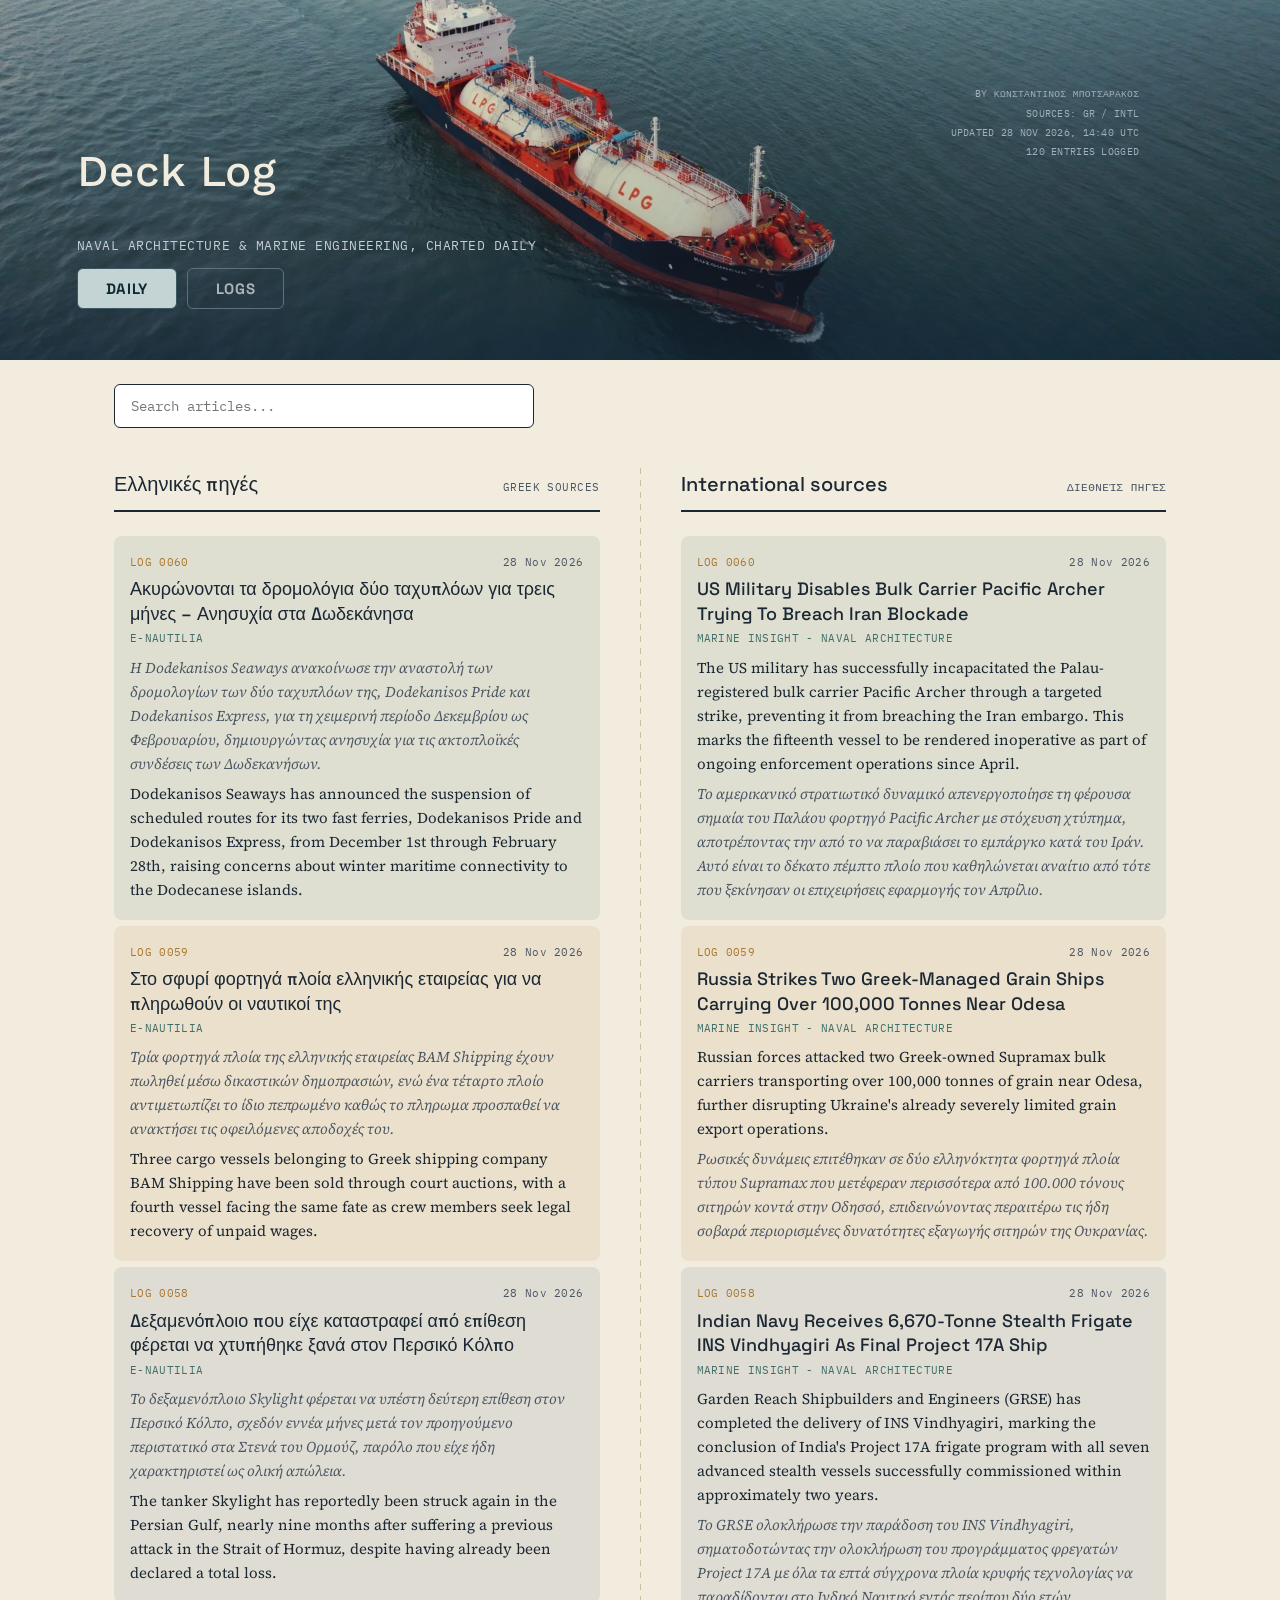
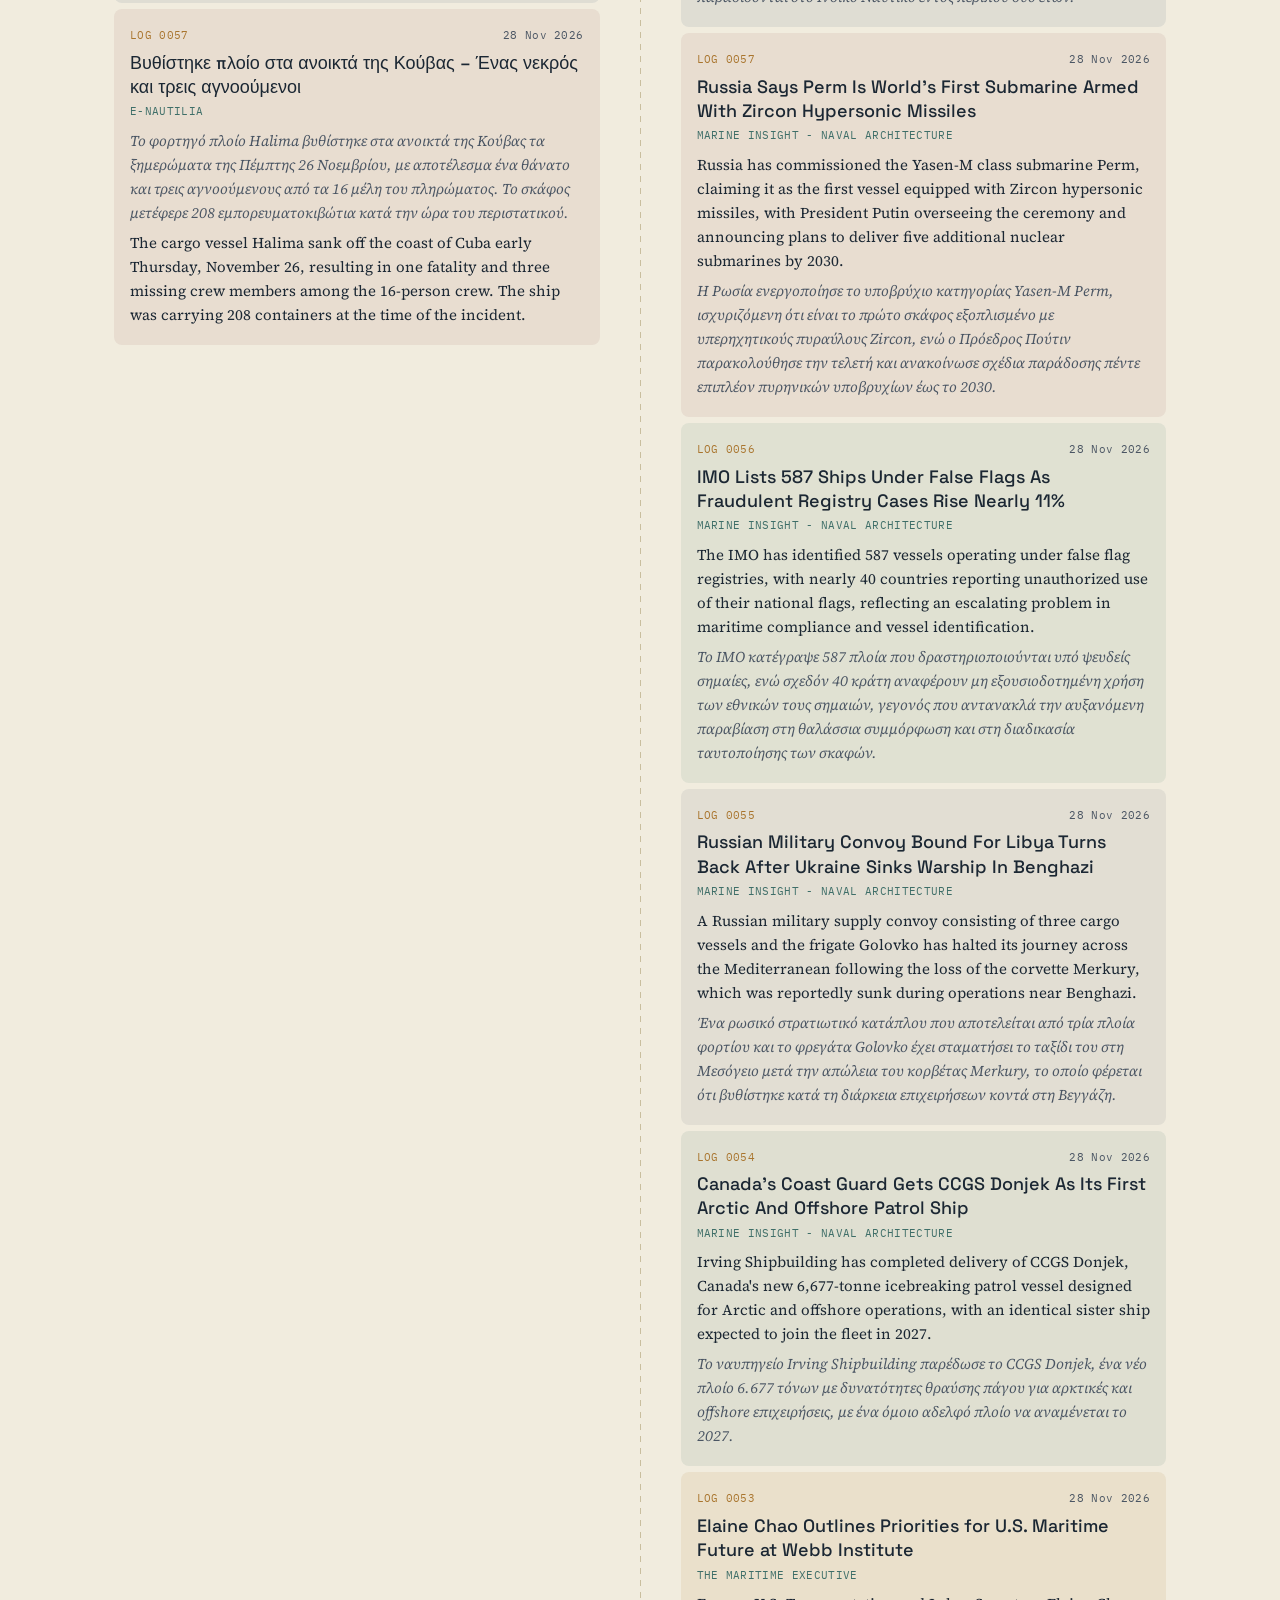
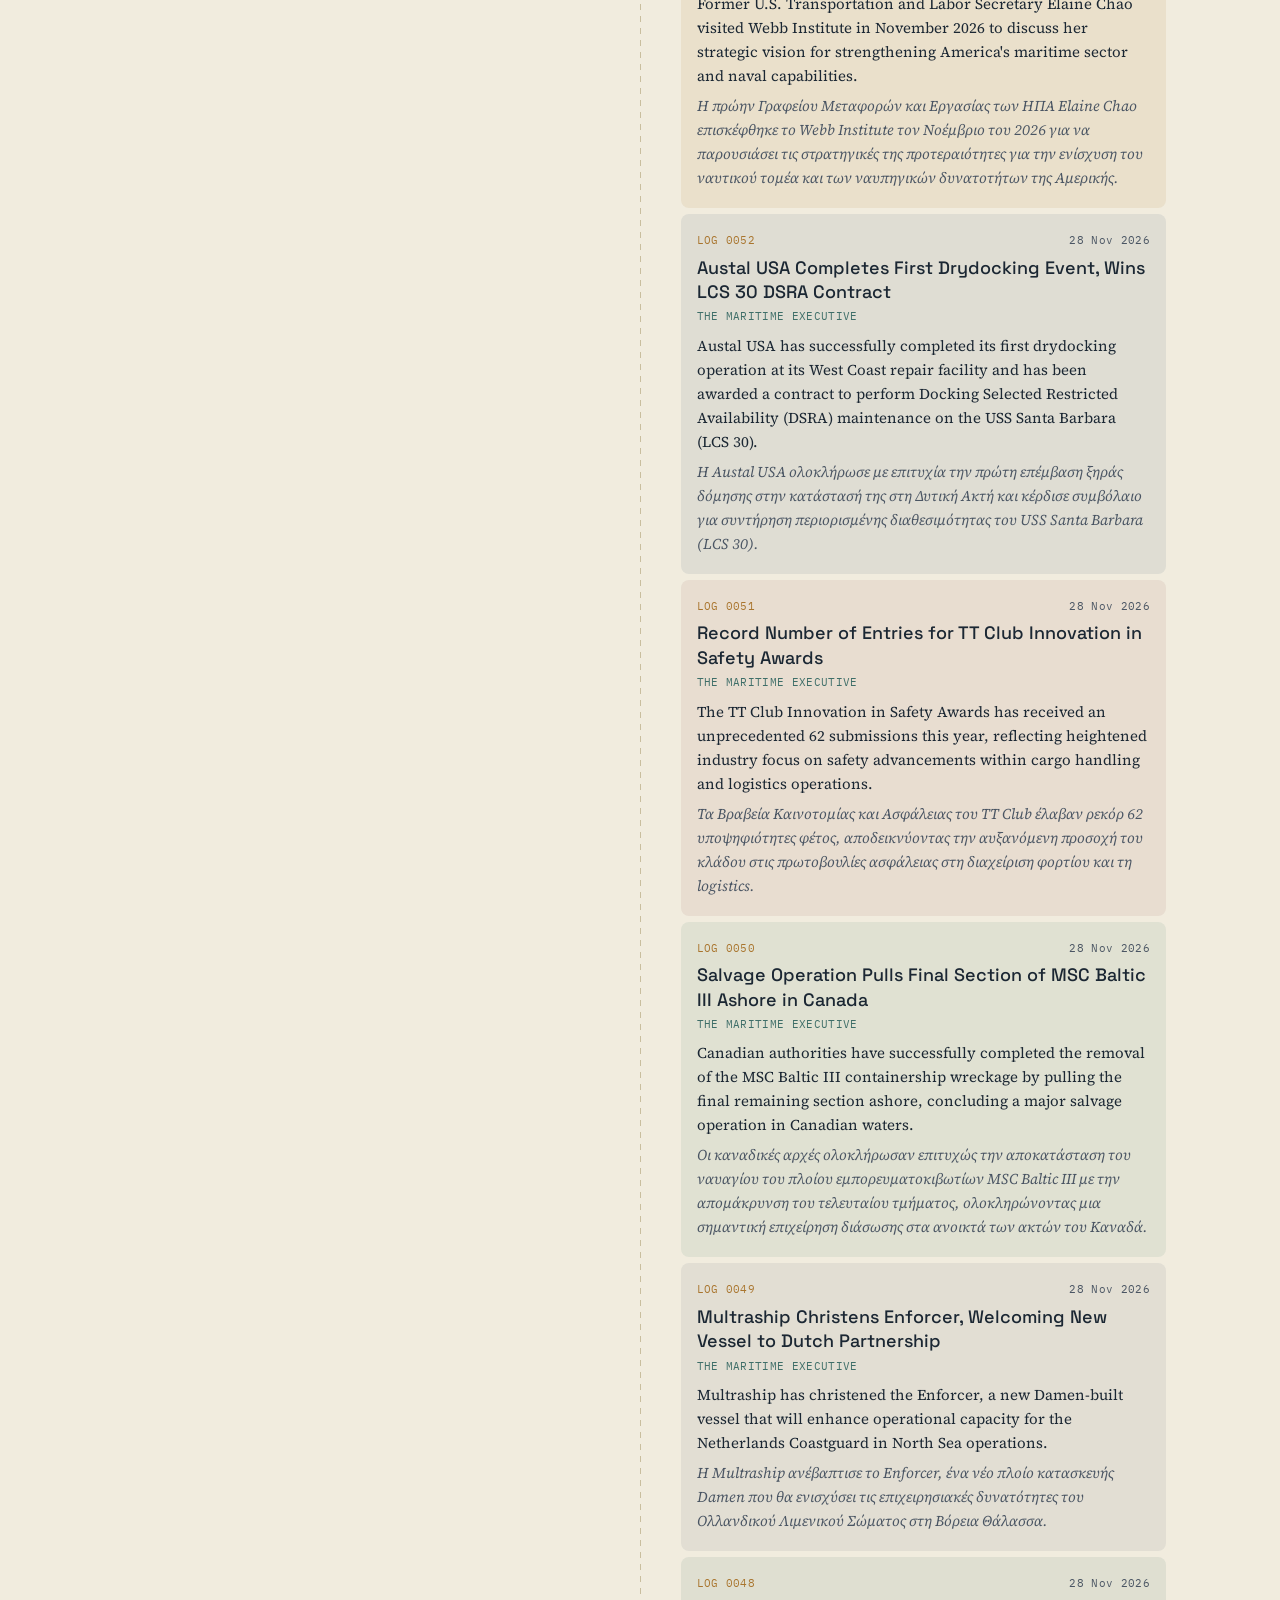
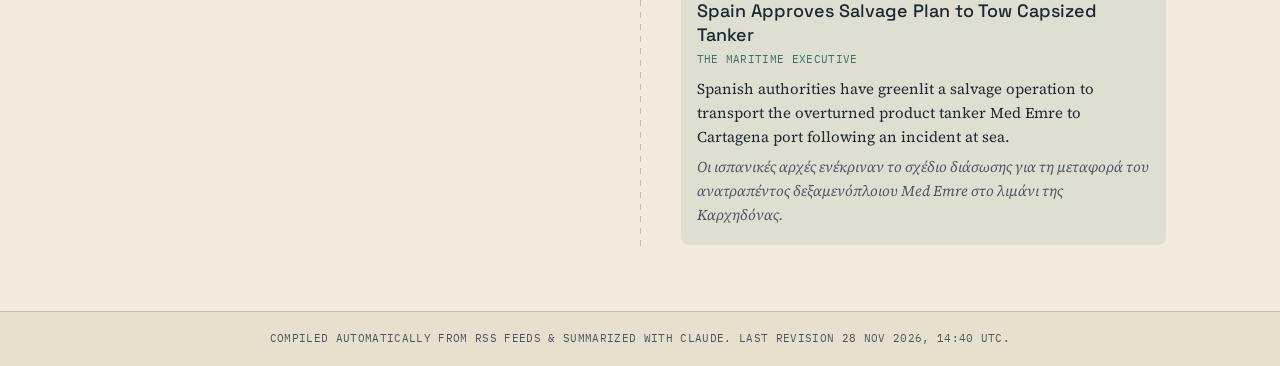
<file: docs/index.html>
<!DOCTYPE html>
<html lang="en">
<head>
<meta charset="UTF-8">
<meta name="viewport" content="width=device-width, initial-scale=1.0">
<title>Deck Log &mdash; Naval Architecture &amp; Marine Engineering Digest</title>
     <link rel="icon" href="data:image/svg+xml,<svg xmlns=%22http://www.w3.org/2000/svg%22 viewBox=%220 0 100 100%22><text y=%22.9em%22 font-size=%2290%22>⚓</text></svg>">
<meta name="description" content="An automatically updated digest of naval architecture, shipbuilding and marine engineering news from Greek and international sources.">
<link rel="preconnect" href="https://fonts.googleapis.com">
<link rel="preconnect" href="https://fonts.gstatic.com" crossorigin>
<link href="https://fonts.googleapis.com/css2?family=Work+Sans:wght@400;500;600;700&family=Space+Grotesk:wght@400;500;700&family=Source+Serif+4:opsz,wght@8..60,400;8..60,600&family=IBM+Plex+Mono:wght@400;500&display=swap" rel="stylesheet">
<link rel="stylesheet" href="static/style.css">
<meta property="og:type" content="website">
<meta property="og:title" content="Deck Log — Naval Architecture & Marine Engineering Digest">
<meta property="og:description" content="An automatically updated digest of naval architecture, shipbuilding and marine engineering news from Greek and international sources.">
<meta property="og:image" content="https://deck-log.site/static/og-image.png">
<meta property="og:url" content="https://deck-log.site/">
<meta name="twitter:card" content="summary_large_image">
<meta name="twitter:title" content="Deck Log — Naval Architecture & Marine Engineering Digest">
<meta name="twitter:description" content="An automatically updated digest of naval architecture, shipbuilding and marine engineering news from Greek and international sources.">
<meta name="twitter:image" content="https://deck-log.site/static/og-image.png">
     <meta name="google-adsense-account" content="ca-pub-8514630083793882">
<script async src="https://pagead2.googlesyndication.com/pagead/js/adsbygoogle.js?client=ca-pub-8514630083793882"
     crossorigin="anonymous"></script>
</head>
<body>

<header class="titleblock">
<picture>
  <source media="(max-width: 700px)" srcset="static/header-banner-mobile.png">
  <img src="static/header-banner.png" alt="Anchor and rope" class="titleblock-bg">
</picture>  <div class="titleblock-overlay"></div>

  <div class="titleblock-meta">
    <span>BY ΚΩΝΣΤΑΝΤΙΝΟΣ ΜΠΟΤΣΑΡΑΚΟΣ</span>
    <span>SOURCES: GR / INTL</span>
    <span>UPDATED 28 Nov 2026, 14:40 UTC</span>
    <span>120 ENTRIES LOGGED</span>
  </div>

  <div class="titleblock-content">
    <div class="titleblock-inner">
      <div class="titleblock-text">
        <h1>Deck Log</h1>
        <p class="tagline">Naval architecture &amp; marine engineering, charted daily</p>
      </div>
    </div>
    <nav class="tabs">
      <button class="tab-btn active" data-tab="daily" onclick="showTab('daily')">DAILY</button>
      <button class="tab-btn" data-tab="logs" onclick="showTab('logs')">LOGS</button>
    </nav>
  </div>
</header>
     <div class="search-bar">
  <input type="text" id="searchInput" placeholder="Search articles..." oninput="filterSearch()">
</div>

<main class="log">

  <section class="column" aria-label="Greek sources">
    <div class="column-header" data-key="greek" onclick="toggleColumn('greek')">
  <h2>Ελληνικές πηγές</h2>
  <span class="column-sub">Greek sources</span>
</div>

    
      
      <article class="entry hue-0" data-date="28 Nov 2026">
        <div class="entry-meta">
          <span class="entry-no">LOG 0060</span>
          <span class="entry-date">28 Nov 2026</span>
        </div>
        <h3 class="entry-title"><a href="https://e-nautilia.gr/akyronontai-ta-dromologia-dyo-tachyploon-gia-treis-mines-anisychia-sta-dodekanisa/" target="_blank" rel="noopener">Ακυρώνονται τα δρομολόγια δύο ταχυπλόων για τρεις μήνες – Ανησυχία στα Δωδεκάνησα</a></h3>
        <p class="entry-source">e-Nautilia</p>
        <p class="entry-summary summary-el">Η Dodekanisos Seaways ανακοίνωσε την αναστολή των δρομολογίων των δύο ταχυπλόων της, Dodekanisos Pride και Dodekanisos Express, για τη χειμερινή περίοδο Δεκεμβρίου ως Φεβρουαρίου, δημιουργώντας ανησυχία για τις ακτοπλοϊκές συνδέσεις των Δωδεκανήσων.</p>
        <p class="entry-summary summary-en">Dodekanisos Seaways has announced the suspension of scheduled routes for its two fast ferries, Dodekanisos Pride and Dodekanisos Express, from December 1st through February 28th, raising concerns about winter maritime connectivity to the Dodecanese islands.</p>
      </article>
      
      <article class="entry hue-1" data-date="28 Nov 2026">
        <div class="entry-meta">
          <span class="entry-no">LOG 0059</span>
          <span class="entry-date">28 Nov 2026</span>
        </div>
        <h3 class="entry-title"><a href="https://e-nautilia.gr/sto-sfyri-fortiga-ploia-ellinikis-etaireias-gia-na-plirothoun-oi-naftikoi-tis/" target="_blank" rel="noopener">Στο σφυρί φορτηγά πλοία ελληνικής εταιρείας για να πληρωθούν οι ναυτικοί της</a></h3>
        <p class="entry-source">e-Nautilia</p>
        <p class="entry-summary summary-el">Τρία φορτηγά πλοία της ελληνικής εταιρείας BAM Shipping έχουν πωληθεί μέσω δικαστικών δημοπρασιών, ενώ ένα τέταρτο πλοίο αντιμετωπίζει το ίδιο πεπρωμένο καθώς το πληρωμα προσπαθεί να ανακτήσει τις οφειλόμενες αποδοχές του.</p>
        <p class="entry-summary summary-en">Three cargo vessels belonging to Greek shipping company BAM Shipping have been sold through court auctions, with a fourth vessel facing the same fate as crew members seek legal recovery of unpaid wages.</p>
      </article>
      
      <article class="entry hue-2" data-date="28 Nov 2026">
        <div class="entry-meta">
          <span class="entry-no">LOG 0058</span>
          <span class="entry-date">28 Nov 2026</span>
        </div>
        <h3 class="entry-title"><a href="https://e-nautilia.gr/dexamenoploio-pou-eiche-katastrafei-apo-epithesi-feretai-na-chtypithike-xana-ston-persiko-kolpo/" target="_blank" rel="noopener">Δεξαμενόπλοιο που είχε καταστραφεί από επίθεση φέρεται να χτυπήθηκε ξανά στον Περσικό Κόλπο</a></h3>
        <p class="entry-source">e-Nautilia</p>
        <p class="entry-summary summary-el">Το δεξαμενόπλοιο Skylight φέρεται να υπέστη δεύτερη επίθεση στον Περσικό Κόλπο, σχεδόν εννέα μήνες μετά τον προηγούμενο περιστατικό στα Στενά του Ορμούζ, παρόλο που είχε ήδη χαρακτηριστεί ως ολική απώλεια.</p>
        <p class="entry-summary summary-en">The tanker Skylight has reportedly been struck again in the Persian Gulf, nearly nine months after suffering a previous attack in the Strait of Hormuz, despite having already been declared a total loss.</p>
      </article>
      
      <article class="entry hue-3" data-date="28 Nov 2026">
        <div class="entry-meta">
          <span class="entry-no">LOG 0057</span>
          <span class="entry-date">28 Nov 2026</span>
        </div>
        <h3 class="entry-title"><a href="https://e-nautilia.gr/vythistike-ploio-sta-anoikta-tis-kouvas-enas-nekros-kai-treis-agnooumenoi/" target="_blank" rel="noopener">Βυθίστηκε πλοίο στα ανοικτά της Κούβας – Ένας νεκρός και τρεις αγνοούμενοι</a></h3>
        <p class="entry-source">e-Nautilia</p>
        <p class="entry-summary summary-el">Το φορτηγό πλοίο Halima βυθίστηκε στα ανοικτά της Κούβας τα ξημερώματα της Πέμπτης 26 Νοεμβρίου, με αποτέλεσμα ένα θάνατο και τρεις αγνοούμενους από τα 16 μέλη του πληρώματος. Το σκάφος μετέφερε 208 εμπορευματοκιβώτια κατά την ώρα του περιστατικού.</p>
        <p class="entry-summary summary-en">The cargo vessel Halima sank off the coast of Cuba early Thursday, November 26, resulting in one fatality and three missing crew members among the 16-person crew. The ship was carrying 208 containers at the time of the incident.</p>
      </article>
      
      <article class="entry hue-4" data-date="27 Nov 2026">
        <div class="entry-meta">
          <span class="entry-no">LOG 0056</span>
          <span class="entry-date">27 Nov 2026</span>
        </div>
        <h3 class="entry-title"><a href="https://www.hellenicshippingnews.com/shipping-industry-statement-calling-for-convergence-towards-pragmatic-alternative-global-framework/" target="_blank" rel="noopener">Shipping Industry Statement Calling for Convergence Towards Pragmatic Alternative Global Framework</a></h3>
        <p class="entry-source">Hellenic Shipping News</p>
        <p class="entry-summary summary-el">Πριν από τη σύσκεψη MEPC 85 του ΙΜΟ, η ναυτιλιακή βιομηχανία καλεί τα κράτη μέλη να υιοθετήσουν ένα ενοποιημένο παγκόσμιο κανονιστικό πλαίσιο αντί κατακερματισμένων περιφερειακών μέτρων, τονίζοντας την ανάγκη συναίνεσης στα Ενδιάμεσα Μέτρα του ΙΜΟ. Η βιομηχανία υποστηρίζει ότι μια συνεκτική διεθνής προσέγγιση θα ήταν πιο αποτελεσματική από διαφορετικά κανονιστικά συστήματα σε διάφορες περιοχές.</p>
        <p class="entry-summary summary-en">Ahead of the IMO's MEPC 85 meeting, the shipping industry is urging member states to adopt a unified global regulatory framework rather than fragmented regional measures, emphasizing the need for consensus on the IMO Mid-Term Measures. The industry argues that a cohesive international approach would be more effective than divergent regulatory schemes across different regions.</p>
      </article>
      
      <article class="entry hue-5" data-date="27 Nov 2026">
        <div class="entry-meta">
          <span class="entry-no">LOG 0055</span>
          <span class="entry-date">27 Nov 2026</span>
        </div>
        <h3 class="entry-title"><a href="https://www.hellenicshippingnews.com/newbuilding-activity-orderbook-at-all-time-high/" target="_blank" rel="noopener">Newbuilding Activity: Orderbook At All Time High</a></h3>
        <p class="entry-source">Hellenic Shipping News</p>
        <p class="entry-summary summary-el">Η παγκόσμια παραggελίες για νέα πλοία έφτασαν σε ιστορικά ύψη, με τις κύριες κατηγορίες πλοίων, όπως τα φορτηγά χύδην φορτίου, τάνκερ και εμπορευματοκιβώτια, να φτάνουν τα 172,3 εκατομμύρια CGT σε 5.488 πλοία στο τέλος Οκτωβρίου 2026, σημειώνοντας αύξηση 24% σε ετήσια βάση.</p>
        <p class="entry-summary summary-en">Global shipbuilding orders have surged to record levels, with major vessel categories including bulk carriers, tankers, and container ships reaching 172.3 million CGT across 5,488 ships by October 2026, marking a significant 24% increase year-over-year.</p>
      </article>
      
      <article class="entry hue-0" data-date="27 Nov 2026">
        <div class="entry-meta">
          <span class="entry-no">LOG 0054</span>
          <span class="entry-date">27 Nov 2026</span>
        </div>
        <h3 class="entry-title"><a href="https://www.hellenicshippingnews.com/how-emission-reduction-and-commercial-outcomes-go-hand-in-hand/" target="_blank" rel="noopener">How emission reduction and commercial outcomes go hand in hand</a></h3>
        <p class="entry-source">Hellenic Shipping News</p>
        <p class="entry-summary summary-el">Οι ναυτιλιακές επιχειρήσεις αντιμετωπίζουν ολοένα και περισσότερες προκλήσεις στη συμμόρφωση με τους κανόνες μείωσης εκπομπών, όπως το FuelEU Maritime και το σύστημα εμπορίας εκπομπών της ΕΕ, οι οποίοι επηρεάζουν σημαντικά τα λειτουργικά κόστη και τις εμπορικές αποφάσεις. Η κατανόηση των οικονομικών επιπτώσεων της συμμόρφωσης ως προς το κάρβουνο είναι κρίσιμη καθώς τα κανονιστικά πλαίσια συνεχίζουν να εξελίσσονται σε επίπεδο ΕΕ και ΙΜΟ.</p>
        <p class="entry-summary summary-en">Maritime stakeholders must navigate increasingly complex emissions regulations, including FuelEU Maritime and EU ETS, which directly impact operational costs and commercial strategy decisions. Understanding the financial implications of carbon compliance has become essential as regulatory frameworks continue to evolve at both EU and IMO levels.</p>
      </article>
      
      <article class="entry hue-1" data-date="27 Nov 2026">
        <div class="entry-meta">
          <span class="entry-no">LOG 0053</span>
          <span class="entry-date">27 Nov 2026</span>
        </div>
        <h3 class="entry-title"><a href="https://www.hellenicshippingnews.com/baltic-dry-index-falls-on-friday-but-rises-4-6-this-week/" target="_blank" rel="noopener">Baltic Dry Index Falls on Friday, But Rises 4.6% This Week</a></h3>
        <p class="entry-source">Hellenic Shipping News</p>
        <p class="entry-summary summary-el">Ο δείκτης Baltic Dry κατέγραψε μικρή πτώση 0,5% την Παρασκευή στις 3.137 μονάδες, αλλά σημείωσε εβδομαδιαία άνοδο 4,6%. Ο δείκτης capesize, που μεταφέρει μεγάλα φορτία χύδην φορτίου όπως σίδηρο και άνθρακα, υποχώρησε 1,5% στις 5.023 μονάδες αλλά παρουσίασε ισχυρότερη εβδομαδιαία απόδοση με αύξηση 5,1%.</p>
        <p class="entry-summary summary-en">The Baltic Dry Index experienced a slight decline of 0.5% on Friday to reach 3,137, though it still managed to post weekly gains of 4.6%. The capesize segment, which handles large bulk cargoes like iron ore and coal, fell 1.5% to 5,023 on the day but showed stronger weekly performance with a 5.1% increase.</p>
      </article>
      
      <article class="entry hue-2" data-date="27 Nov 2026">
        <div class="entry-meta">
          <span class="entry-no">LOG 0052</span>
          <span class="entry-date">27 Nov 2026</span>
        </div>
        <h3 class="entry-title"><a href="https://www.hellenicshippingnews.com/are-north-south-container-alliances-on-the-way/" target="_blank" rel="noopener">Are North-South container alliances on the way?</a></h3>
        <p class="entry-source">Hellenic Shipping News</p>
        <p class="entry-summary summary-el">Φήμες στον κλάδο υποδεικνύουν ότι η Maersk και η Ocean Network Express ενδέχεται να σχηματίσουν μια συμμαχία για τις βόρειο-νότιες διαδρομές μεταφοράς εμπορευματοκιβωτίων, γεγονός που θα μπορούσε να σηματοδοτήσει μια μετατόπιση προς πιο δομημένες και μακροχρόνιες συνεργασίες.</p>
        <p class="entry-summary summary-en">Recent industry speculation suggests Maersk and Ocean Network Express may form a North-South container alliance, potentially signaling a shift toward more structured, long-term partnerships on routes traditionally dominated by spot agreements and vessel-sharing arrangements.</p>
      </article>
      
      <article class="entry hue-3" data-date="27 Nov 2026">
        <div class="entry-meta">
          <span class="entry-no">LOG 0051</span>
          <span class="entry-date">27 Nov 2026</span>
        </div>
        <h3 class="entry-title"><a href="https://www.hellenicshippingnews.com/dirty-freight-stabilises-as-the-market-seeks-a-new-equilibrium/" target="_blank" rel="noopener">Dirty freight stabilises as the market seeks a new equilibrium</a></h3>
        <p class="entry-source">Hellenic Shipping News</p>
        <p class="entry-summary summary-el">Τα ναύλα για δεξαμενόπλοια με βαρύ καύσιμο παρουσίασαν ανάμικτη πορεία με ενδυνάμωση των Aframax στον κόλπο του Μεξικού υπό την επίδραση της ζήτησης, ενώ τα ναύλα VLCC παρέμειναν σταθερά στην περιοχή Μέσης Ανατολής-Περσικού Κόλπου. Τα δεξαμενόπλοια καθαρών προϊόντων αντιμετώπισαν καθοδική πίεση από περίσσεια αποθεμάτων βενζίνης και αδύναμη ζήτηση, ενώ κάποια ανάκαμψη εμφανίστηκε στις μεγαλύτερες διαδρομές λόγω περιφερειακών περιθωρίων διύλισης.</p>
        <p class="entry-summary summary-en">Dirty tanker freight rates showed mixed performance with Aframax vessels strengthening on US Gulf demand while VLCC rates remained flat in the Middle East-Gulf region. Clean product tankers faced downward pressure from excess gasoline supplies and weak demand, though some recovery appeared in longer-range routes driven by regional refining margins.</p>
      </article>
      
      <article class="entry hue-4" data-date="27 Nov 2026">
        <div class="entry-meta">
          <span class="entry-no">LOG 0050</span>
          <span class="entry-date">27 Nov 2026</span>
        </div>
        <h3 class="entry-title"><a href="https://www.hellenicshippingnews.com/gms-week-48-the-price-of-standing-still/" target="_blank" rel="noopener">GMS Week 48 – The Price of Standing Still</a></h3>
        <p class="entry-source">Hellenic Shipping News</p>
        <p class="entry-summary summary-el">Παρά τη σταθερότητα των τιμών ανακύκλωσης σε όλα τα κύρια κέντρα, οι εμπορικές συνθήκες αλλάζουν δραματικά, ειδικά στο Μπαγκλαντές όπου οι οικονομικά πιεσμένοι ανακυκλωτές αγοράζουν επιθετικά πλοία παρά τις αδύναμες συνθήκες ζήτησης. Η φαινομενική σταθερότητα της αγοράς κρύβει σημαντικές δομικές αλλαγές στον κλάδο.</p>
        <p class="entry-summary summary-en">Despite stable recycling prices across major markets, underlying commercial pressures are shifting, particularly in Bangladesh where financially strained recyclers are aggressively acquiring ships amid weak demand conditions. The apparent market equilibrium masks significant structural changes in the industry.</p>
      </article>
      
      <article class="entry hue-5" data-date="27 Nov 2026">
        <div class="entry-meta">
          <span class="entry-no">LOG 0049</span>
          <span class="entry-date">27 Nov 2026</span>
        </div>
        <h3 class="entry-title"><a href="https://www.hellenicshippingnews.com/frantic-back-room-haggling-as-climate-deal-for-global-shipping-goes-down-to-the-wire/" target="_blank" rel="noopener">Frantic back-room haggling as climate deal for global shipping goes down to the wire</a></h3>
        <p class="entry-source">Hellenic Shipping News</p>
        <p class="entry-summary summary-el">Περισσότερες από 120 χώρες διεξάγουν εντατικές διαπραγματεύσεις στον ΙΜΟ στο Λονδίνο αυτή την εβδομάδα για την οριστικοποίηση του Πλαισίου Μηδενικών Εκπομπών, το οποίο θα θεσπίσει τον πρώτο παγκόσμιο μηχανισμό τιμολόγησης άνθρακα για τη διεθνή ναυσιπλοΐα. Οι τεχνικές συζητήσεις αναμένεται να ολοκληρωθούν με ψηφοφορία την επόμενη εβδομάδα στη συνάντηση του ΙΜΟ.</p>
        <p class="entry-summary summary-en">More than 120 nations are engaged in intensive negotiations at the IMO in London this week to finalize the Net-Zero Framework, which would establish the first worldwide carbon pricing mechanism for global shipping. The technical discussions are expected to conclude with a decisive vote at next week's IMO meeting.</p>
      </article>
      
      <article class="entry hue-0" data-date="27 Nov 2026">
        <div class="entry-meta">
          <span class="entry-no">LOG 0048</span>
          <span class="entry-date">27 Nov 2026</span>
        </div>
        <h3 class="entry-title"><a href="https://www.hellenicshippingnews.com/drewry-world-container-index-down-3-last-week-9/" target="_blank" rel="noopener">Drewry: World Container Index Down 3% Last Week</a></h3>
        <p class="entry-source">Hellenic Shipping News</p>
        <p class="entry-summary summary-el">Ο Παγκόσμιος Δείκτης Κοντέινερ της Drewry κاταγράφει πτώση 3% την περασμένη εβδομάδα, διατηρώντας τον ρόλο του ως κύρια ανεξάρτητη αναφορά για τις τιμές ναύλωσης κοντέινερ στα διεθνή εμπορικά δρομολόγια.</p>
        <p class="entry-summary summary-en">The Drewry World Container Index declined by 3% in the previous week, maintaining its position as the primary independent benchmark for container shipping rates used in index-linked freight contracts across global trade routes.</p>
      </article>
      
      <article class="entry hue-1" data-date="27 Nov 2026">
        <div class="entry-meta">
          <span class="entry-no">LOG 0047</span>
          <span class="entry-date">27 Nov 2026</span>
        </div>
        <h3 class="entry-title"><a href="https://www.hellenicshippingnews.com/advanced-shipping-trading-weekly-shipping-market-report-week-48-2026/" target="_blank" rel="noopener">Advanced Shipping & Trading – WEEKLY SHIPPING MARKET REPORT WEEK 48 2026</a></h3>
        <p class="entry-source">Hellenic Shipping News</p>
        <p class="entry-summary summary-el">Ένα Post Panamax πλοίο εμπορευματοκιβωτίων με όνομα New Halo, κατασκευασμένο από το ναυπηγείο Hudong-Zhonghua στην Κίνα το 2011, έχει δεσμευτεί σε άγνωστους ενδιαφερόμενους με προγραμματισμένες ημερομηνίες ελέγχου και παράδοσης τον Νοέμβριο του 2030 και 2028 αντίστοιχα.</p>
        <p class="entry-summary summary-en">A Post Panamax container vessel named New Halo, built by Hudong-Zhonghua shipyard in China in 2011, has been committed to undisclosed interests, with scheduled survey and delivery dates set for November 2030 and 2028 respectively.</p>
      </article>
      
      <article class="entry hue-2" data-date="27 Nov 2026">
        <div class="entry-meta">
          <span class="entry-no">LOG 0046</span>
          <span class="entry-date">27 Nov 2026</span>
        </div>
        <h3 class="entry-title"><a href="https://www.hellenicshippingnews.com/affinity-tanker-weekly-27-november-2026/" target="_blank" rel="noopener">Affinity Tanker Weekly, 27 November 2026</a></h3>
        <p class="entry-source">Hellenic Shipping News</p>
        <p class="entry-summary summary-el">Τα πολύ μεγάλα δεξαμενόπλοια παρουσίασαν συγκρατημένη θετική τάση κατά την εβδομάδα της 27ης Νοεμβρίου 2026, ενώ οι βασικές συνθήκες της αγοράς παρέμειναν σχετικά σταθερές χωρίς σημαντικές κινητήριες δυνάμεις.</p>
        <p class="entry-summary summary-en">Very Large Crude Carriers showed cautiously positive momentum during the week of November 27, 2026, though underlying market conditions remained relatively stable without major directional drivers.</p>
      </article>
      
      <article class="entry hue-3" data-date="27 Nov 2026">
        <div class="entry-meta">
          <span class="entry-no">LOG 0045</span>
          <span class="entry-date">27 Nov 2026</span>
        </div>
        <h3 class="entry-title"><a href="https://www.hellenicshippingnews.com/russia-attacks-grain-ships-near-odesa-clouding-ukraine-corridor-recovery/" target="_blank" rel="noopener">Russia attacks grain ships near Odesa, clouding Ukraine corridor recovery</a></h3>
        <p class="entry-source">Hellenic Shipping News</p>
        <p class="entry-summary summary-el">Ρωσικές δυνάμεις εξαπέλυσαν επιθέσεις σε δύο ξένα φορτηγά πλοία που μετέφεραν περισσότερους από 100.000 μετρικούς τόνους σιταριού κοντά στην Οδησσό στις 26 Νοεμβρίου, με και τα δύο σκάφη να λειτουργούν μέσω του νέου θαλάσσιου διαδρόμου της Ουκρανίας. Τα περιστατικά δημιουργούν ανησυχίες σχετικά με την ασφάλεια και τη βιωσιμότητα της επανάληψης των εξαγωγών σιταριού μέσω της Μαύρης Θάλασσας.</p>
        <p class="entry-summary summary-en">Russian forces conducted attacks on two foreign bulk carriers transporting over 100,000 metric tons of grain near Odesa on November 26, with both vessels operating through Ukraine's newly established maritime corridor. The incidents raise concerns about the safety and viability of grain exports resuming through the Black Sea route.</p>
      </article>
      
      <article class="entry hue-4" data-date="27 Nov 2026">
        <div class="entry-meta">
          <span class="entry-no">LOG 0044</span>
          <span class="entry-date">27 Nov 2026</span>
        </div>
        <h3 class="entry-title"><a href="https://www.hellenicshippingnews.com/countdown-setting-the-stage-for-the-imo-energy-efficiency-framework-discussions-at-mepc-85/" target="_blank" rel="noopener">Countdown: Setting the stage for the IMO Energy Efficiency Framework discussions at MEPC 85</a></h3>
        <p class="entry-source">Hellenic Shipping News</p>
        <p class="entry-summary summary-el">Καθώς ο ΙΜΟ προετοιμάζεται για το MEPC 85 στα τέλη του 2026, ο Δείκτης Άνθρακα και το SEEMP Part III—βασικά λειτουργικά εργαλεία του πλαισίου ενεργειακής απόδοσης—αντιμετωπίζουν πιθανές βελτιώσεις μετά από τέσσερα χρόνια εφαρμογής. Η προσεχής συνάντηση θα είναι κρίσιμη για την ενίσχυση αυτών των μέτρων και τη μείωση του περιβαλλοντικού αποτυπώματος της ναυτιλίας.</p>
        <p class="entry-summary summary-en">As the IMO prepares for MEPC 85 in late 2026, the Carbon Intensity Indicator and SEEMP Part III—key operational tools in the energy efficiency framework—face potential refinements after four years of implementation. The upcoming meeting will be pivotal for strengthening these measures to further reduce shipping's environmental impact.</p>
      </article>
      
      <article class="entry hue-5" data-date="27 Nov 2026">
        <div class="entry-meta">
          <span class="entry-no">LOG 0043</span>
          <span class="entry-date">27 Nov 2026</span>
        </div>
        <h3 class="entry-title"><a href="https://www.hellenicshippingnews.com/best-oasis-weekly-recycling-market-report-27-november-2026/" target="_blank" rel="noopener">Best Oasis Weekly Recycling Market Report, 27 November 2026</a></h3>
        <p class="entry-source">Hellenic Shipping News</p>
        <p class="entry-summary summary-el">Ο ινδικός τομέας ανακύκλωσης πλοίων συνέχισε την καθοδική του πορεία αυτή την εβδομάδα, καθώς οι μειούμενες τιμές χάλυβα στην εγχώρια αγορά οδήγησαν τους αγοραστές να προσφέρουν χαμηλότερες τιμές για τα πλοία που προορίζονται για κατάλυση.</p>
        <p class="entry-summary summary-en">India's ship recycling sector continued its downward trend this week, as declining domestic steel valuations pushed ship buyers to offer lower prices for vessels destined for scrapping.</p>
      </article>
      
      <article class="entry hue-0" data-date="27 Nov 2026">
        <div class="entry-meta">
          <span class="entry-no">LOG 0042</span>
          <span class="entry-date">27 Nov 2026</span>
        </div>
        <h3 class="entry-title"><a href="https://www.hellenicshippingnews.com/gibson-tanker-report-long-haul-by-default/" target="_blank" rel="noopener">Gibson tanker report – Long Haul by Default</a></h3>
        <p class="entry-source">Hellenic Shipping News</p>
        <p class="entry-summary summary-el">Σύμφωνα με την Gibson Shipbrokers, οι διαταραχές στη διέλευση του Στενού του Ορμούζ έχουν προκαλέσει απώλεια περίπου 2,8 δισεκατομμυρίων βαρελιών πετρελαίου από τις εξαγωγές του Περσικού Κόλπου.</p>
        <p class="entry-summary summary-en">According to Gibson Shipbrokers, disruptions affecting maritime traffic through the Strait of Hormuz have resulted in a substantial loss of approximately 2.8 billion barrels of oil exports from the Persian Gulf region.</p>
      </article>
      
      <article class="entry hue-1" data-date="27 Nov 2026">
        <div class="entry-meta">
          <span class="entry-no">LOG 0041</span>
          <span class="entry-date">27 Nov 2026</span>
        </div>
        <h3 class="entry-title"><a href="https://www.hellenicshippingnews.com/with-uncertainty-shrouding-un-shipping-climate-talks-ngos-call-on-governments-to-avoid-backsliding-on-ambition/" target="_blank" rel="noopener">With Uncertainty Shrouding UN Shipping Climate Talks, NGOs Call on Governments to Avoid Backsliding on Ambition</a></h3>
        <p class="entry-source">Hellenic Shipping News</p>
        <p class="entry-summary summary-el">Περιβαλλοντικές οργανώσεις καλούν τα κράτη-μέλη του ΙΜΟ να παραμείνουν πιστά στη στρατηγική μείωσης εκπομπών αερίων του θερμοκηπίου του 2023, προειδοποιώντας κατά της υποχώρησης των κλιματικών στόχων κατά τις διαπραγματεύσεις της MEPC 85.</p>
        <p class="entry-summary summary-en">Environmental NGOs are urging IMO member states to maintain their commitment to the 2023 GHG reduction strategy ahead of the MEPC 85 meeting in late November, warning against weakening climate ambitions during negotiations.</p>
      </article>
      
      <article class="entry hue-2" data-date="27 Nov 2026">
        <div class="entry-meta">
          <span class="entry-no">LOG 0040</span>
          <span class="entry-date">27 Nov 2026</span>
        </div>
        <h3 class="entry-title"><a href="https://www.hellenicshippingnews.com/the-week-in-alt-fuels-will-the-imo-follow-the-cop-out-in-turkiye/" target="_blank" rel="noopener">The Week in Alt Fuels: Will the IMO follow the COP-out in Türkiye?</a></h3>
        <p class="entry-source">Hellenic Shipping News</p>
        <p class="entry-summary summary-el">Μετά την αποτυχία των διαπραγματεύσεων για το κλίμα στη COP31 στην Τουρκία, ο ΙΜΟ συνήλθε ξανά στο Λονδίνο για να αντιμετωπίσει τις εκπομπές στη ναυτιλία, ενώ οι προκαταρκτικές προτάσεις συμβιβασμού αντιμετωπίζουν δυσκολίες στην απόκτηση ευρείας διεθνούς υποστήριξης.</p>
        <p class="entry-summary summary-en">Following the failed climate negotiations at COP31 in Türkiye, the IMO has reconvened in London to address maritime emissions, though preliminary compromise proposals have struggled to gain widespread international backing.</p>
      </article>
      
      <article class="entry hue-3" data-date="27 Nov 2026">
        <div class="entry-meta">
          <span class="entry-no">LOG 0039</span>
          <span class="entry-date">27 Nov 2026</span>
        </div>
        <h3 class="entry-title"><a href="https://www.hellenicshippingnews.com/indias-shipbuilding-push-faces-a-reality-check/" target="_blank" rel="noopener">India’s shipbuilding push faces a reality check</a></h3>
        <p class="entry-source">Hellenic Shipping News</p>
        <p class="entry-summary summary-el">Η Ινδία επιδιώκει μια φιλόδοξη στρατηγική ανάπτυξης της ναυπηγικής βιομηχανίας, διατίθεντας περίπου 8 δισεκατομμύρια δολάρια και ασφαλίζοντας παραγγελίες για περισσότερα από 150 πλοία αξίας 1,7 δισεκατομμυρίου δολαρίων, με στόχο να γίνει μία από τις κορυφαίες πέντε ναυπηγικές χώρες του κόσμου έως το 2047.</p>
        <p class="entry-summary summary-en">India is pursuing an ambitious shipbuilding expansion strategy, allocating approximately $8 billion and securing orders for over 150 vessels worth $1.7 billion, with the aim of becoming one of the world's top five shipbuilding nations by 2047.</p>
      </article>
      
      <article class="entry hue-4" data-date="27 Nov 2026">
        <div class="entry-meta">
          <span class="entry-no">LOG 0038</span>
          <span class="entry-date">27 Nov 2026</span>
        </div>
        <h3 class="entry-title"><a href="https://e-nautilia.gr/dytes-tha-exetasoun-kytos-ellinoktitou-miro-g-meta-tin-prosaraxi-sti-gallia/" target="_blank" rel="noopener">Δύτες θα εξετάσουν το κύτος του ελληνόκτητου MIRO G μετά την προσάραξη του στη Γαλλία</a></h3>
        <p class="entry-source">e-Nautilia</p>
        <p class="entry-summary summary-el">Μετά την επιτυχή ανέλκυση του ελληνόκτητου φορτηγού πλοίου MIRO G από τις ακτές της νοτιοδυτικής Γαλλίας, οι αρχές προχωρούν στη λεπτομερή εξέταση του κύτους του για να αξιολογήσουν τυχόν ζημιές που προκλήθηκαν κατά την προσάραξη.</p>
        <p class="entry-summary summary-en">Following the successful refloating of the Greek-owned cargo vessel MIRO G from the southwestern French coast, authorities are now focusing on a comprehensive inspection of the ship's hull to assess any damage sustained during the grounding incident.</p>
      </article>
      
      <article class="entry hue-5" data-date="27 Nov 2026">
        <div class="entry-meta">
          <span class="entry-no">LOG 0037</span>
          <span class="entry-date">27 Nov 2026</span>
        </div>
        <h3 class="entry-title"><a href="https://e-nautilia.gr/sovara-travmatismenos-naftikos-meta-apo-epithesi-dexamenoploio-stena-ormouz/" target="_blank" rel="noopener">Σοβαρά τραυματισμένος ναυτικός μετά από επίθεση στο δεξαμενόπλοιο στα Στενά του Ορμούζ</a></h3>
        <p class="entry-source">e-Nautilia</p>
        <p class="entry-summary summary-el">Ναυτικός υπέστη σοβαρά τραύματα κατά τη διάρκεια επίθεσης στο δεξαμενόπλοιο Kun Peng στα Στενά του Ορμούζ στις 26 Νοεμβρίου, με αποτέλεσμα την εκδήλωση πυρκαγιάς στο μηχανοστάσιο.</p>
        <p class="entry-summary summary-en">A seafarer sustained serious injuries following an attack on the tanker Kun Peng in the Strait of Hormuz on November 26th, which triggered an engine room fire.</p>
      </article>
      
      <article class="entry hue-0" data-date="27 Nov 2026">
        <div class="entry-meta">
          <span class="entry-no">LOG 0036</span>
          <span class="entry-date">27 Nov 2026</span>
        </div>
        <h3 class="entry-title"><a href="https://www.hellenicshippingnews.com/baltic-dry-index-falls-to-3137-down-15-points/" target="_blank" rel="noopener">Baltic Dry Index falls to 3137 down 15 points</a></h3>
        <p class="entry-source">Hellenic Shipping News</p>
        <p class="entry-summary summary-el">Ο Δείκτης Baltic Dry Index μειώθηκε κατά 15 μονάδες, φτάνοντας τα 3137 σημεία στις 27 Νοεμβρίου 2026, υποδεικνύοντας χαμηλότερα κόστη ναύλωσης για μεγάλα ξηρά φορτία όπως άνθρακα, σιτάρι και σιδηρομετάλλευμα.</p>
        <p class="entry-summary summary-en">The Baltic Dry Index declined by 15 points to 3137 on November 27, 2026, reflecting lower shipping costs for major dry bulk commodities including coal, grain, and iron ore as tracked by the London-based Baltic Exchange.</p>
      </article>
      
      <article class="entry hue-1" data-date="27 Nov 2026">
        <div class="entry-meta">
          <span class="entry-no">LOG 0035</span>
          <span class="entry-date">27 Nov 2026</span>
        </div>
        <h3 class="entry-title"><a href="https://www.hellenicshippingnews.com/shipping-fuel-shocks-could-hit-consumer-prices-in-vulnerable-economies-nearly-twice-as-hard/" target="_blank" rel="noopener">Shipping fuel shocks could hit consumer prices in vulnerable economies nearly twice as hard</a></h3>
        <p class="entry-source">Hellenic Shipping News</p>
        <p class="entry-summary summary-el">Μια σημαντική αύξηση του κόστους ναυτιλιακών καυσίμων θα επηρεάσει δυσανάλογα τις ευάλωτες οικονομίες, με τις λιγότερο ανεπτυγμένες χώρες να αντιμετωπίζουν δυνητικά διπλάσια αύξηση των τιμών καταναλωτή σε σχέση με τον παγκόσμιο μέσο όρο. Τα μικρά νησιωτικά κράτη θα αντιμετωπίσουν επίσης σημαντικές οικονομικές πιέσεις από τις διακυμάνσεις των τιμών ναυτιλιακών καυσίμων, σύμφωνα με την τελευταία Ανασκόπηση της Ναυτιλιακής Μεταφοράς του ΟΗΕ.</p>
        <p class="entry-summary summary-en">A significant increase in maritime fuel costs would disproportionately impact vulnerable economies, with least developed countries potentially experiencing twice the global average rise in consumer prices. Small island developing states would also face pronounced economic pressures from shipping fuel price shocks, according to the UN's latest Review of Maritime Transport.</p>
      </article>
      
      <article class="entry hue-2" data-date="27 Nov 2026">
        <div class="entry-meta">
          <span class="entry-no">LOG 0034</span>
          <span class="entry-date">27 Nov 2026</span>
        </div>
        <h3 class="entry-title"><a href="https://www.hellenicshippingnews.com/uk-port-congestion-empty-container-restrictions-add-upward-pressure-to-freight-rates/" target="_blank" rel="noopener">UK port congestion, empty-container restrictions add upward pressure to freight rates</a></h3>
        <p class="entry-source">Hellenic Shipping News</p>
        <p class="entry-summary summary-el">Η συμφόρηση στα βρετανικά λιμάνια και οι περιορισμοί στη διακίνηση άδειων εμπορευματοκιβωτίων περιορίζουν τη διαθέσιμη χωρητικότητα πλοίων και εξοπλισμού, προκαλώντας ανοδική πίεση στις ναύλωσης καθώς οι ναυτιλιακές εταιρείες αντιμετωπίζουν συσσωρευμένους όγκους εισαγωγών, λειτουργικές καθυστερήσεις και διακοπές λόγω καιρικών συνθηκών.</p>
        <p class="entry-summary summary-en">UK port congestion and restrictions on empty container movements are reducing available vessel and equipment capacity, driving freight rates higher as shipping lines struggle with accumulated import volumes, operational delays, and weather-related disruptions.</p>
      </article>
      
      <article class="entry hue-3" data-date="27 Nov 2026">
        <div class="entry-meta">
          <span class="entry-no">LOG 0033</span>
          <span class="entry-date">27 Nov 2026</span>
        </div>
        <h3 class="entry-title"><a href="https://www.hellenicshippingnews.com/bimco-regrets-european-parliament-vote-to-exclude-indian-yards/" target="_blank" rel="noopener">BIMCO regrets European Parliament vote to exclude Indian yards</a></h3>
        <p class="entry-source">Hellenic Shipping News</p>
        <p class="entry-summary summary-el">Η BIMCO εξέφρασε ανησυχία για την απόφαση του Ευρωπαϊκού Κοινοβουλίου στις 25 Νοεμβρίου να απορρίψει δύο ινδικές μονάδες διάσπασης πλοίων από τον κατάλογο εγκεκριμένων ευρωπαϊκών εγκαταστάσεων ανακύκλωσης, παρά την ολοκλήρωση αυστηρών ανεξάρτητων επιθεωρήσεων με δημοσιευμένα αποτελέσματα της Ευρωπαϊκής Επιτροπής.</p>
        <p class="entry-summary summary-en">BIMCO has expressed concern over the European Parliament's rejection on November 25th of two Indian shipbreaking facilities for inclusion on the EU's approved recycling list, despite these yards having completed rigorous independent inspections with publicly documented results from the EU Commission.</p>
      </article>
      
      <article class="entry hue-4" data-date="27 Nov 2026">
        <div class="entry-meta">
          <span class="entry-no">LOG 0032</span>
          <span class="entry-date">27 Nov 2026</span>
        </div>
        <h3 class="entry-title"><a href="https://www.hellenicshippingnews.com/vhbs-new-contex-container-ship-time-charter-assessment-index-week-48-3/" target="_blank" rel="noopener">VHBS New ConTex Container Ship Time Charter Assessment Index Week 48</a></h3>
        <p class="entry-source">Hellenic Shipping News</p>
        <p class="entry-summary summary-el">Ο δείκτης New ConTex για την ναύλωση χρόνου containerships ανήλθε στα 1.697 την 48η εβδομάδα, σημειώνοντας μια σταθερή εβδομαδιαία άνοδο που αντικατοπτρίζει τις τρέχουσες τάσεις της αγοράς.</p>
        <p class="entry-summary summary-en">The New ConTex container ship time charter index reached 1,697 in week 48, marking a modest weekly gain of 5 points and reflecting steady growth in short-term vessel rental rates.</p>
      </article>
      
      <article class="entry hue-5" data-date="27 Nov 2026">
        <div class="entry-meta">
          <span class="entry-no">LOG 0031</span>
          <span class="entry-date">27 Nov 2026</span>
        </div>
        <h3 class="entry-title"><a href="https://www.hellenicshippingnews.com/understanding-current-regulatory-requirements-shaping-battery-powered-vessel-design/" target="_blank" rel="noopener">Understanding current regulatory requirements shaping battery-powered vessel design</a></h3>
        <p class="entry-source">Hellenic Shipping News</p>
        <p class="entry-summary summary-el">Η απουσία ενιαίου διεθνούς κανονιστικού πλαισίου για τα ηλεκτροκίνητα πλοία έχει οδηγήσει τους ταξινομητές να αναπτύξουν τις δικές τους απαιτήσεις ασφαλείας, παρόλο που οι προσεγγίσεις διαφέρουν μεταξύ των οργανισμών. Η πολλαπλότητα των κρίσιμων συστημάτων αναδεικνύεται ως θεμελιώδης αρχή σχεδιασμού για τη διασφάλιση της ασφάλειας και της αξιοπιστίας αυτών των νέων τύπων πλοίων.</p>
        <p class="entry-summary summary-en">The absence of unified international standards for battery-powered vessels has led classification societies to establish their own safety requirements, though approaches differ between organizations. Redundancy in critical systems emerges as a fundamental design principle to ensure the safety and reliability of these emerging vessel types.</p>
      </article>
      
      <article class="entry hue-0" data-date="27 Nov 2026">
        <div class="entry-meta">
          <span class="entry-no">LOG 0030</span>
          <span class="entry-date">27 Nov 2026</span>
        </div>
        <h3 class="entry-title"><a href="https://www.hellenicshippingnews.com/ai-money-keeps-flowing-into-logistics-but-a-softer-2027-freight-market-will-demand-proof-says-deep-current/" target="_blank" rel="noopener">AI money keeps flowing into logistics, but a softer 2027 freight market will demand proof, says Deep Current</a></h3>
        <p class="entry-source">Hellenic Shipping News</p>
        <p class="entry-summary summary-el">Παρά την ισχυρή επενδυτική δραστηριότητα στην τεχνολογία logistics κατά το 2027, η νορβηγική εταιρεία τεχνητής νοημοσύνης Deep Current προειδοποιεί ότι η αναμενόμενη επιβράδυνση της αγοράς φορτώσεων το 2027 θα ευνοήσει μόνο λύσεις AI που ενσωματώνονται απρόσκοπτα στις λειτουργικές διαδικασίες και παρουσιάζουν απτές μειώσεις κόστους.</p>
        <p class="entry-summary summary-en">Despite robust investment activity in logistics technology throughout 2026, Norwegian AI firm Deep Current warns that the anticipated freight market slowdown in 2027 will favor only AI solutions that integrate seamlessly into operational workflows and demonstrate tangible cost reductions.</p>
      </article>
      
      <article class="entry hue-1" data-date="27 Nov 2026">
        <div class="entry-meta">
          <span class="entry-no">LOG 0029</span>
          <span class="entry-date">27 Nov 2026</span>
        </div>
        <h3 class="entry-title"><a href="https://www.hellenicshippingnews.com/why-the-mediterranean-is-a-hotspot-for-oil-spills-after-tanker-sinks-near-ibiza/" target="_blank" rel="noopener">Why the Mediterranean is a hotspot for oil spills after tanker sinks near Ibiza</a></h3>
        <p class="entry-source">Hellenic Shipping News</p>
        <p class="entry-summary summary-el">Ένα φορτηγό πλοίο υπό σημαία Μάλτας που μετέφερε περίπου 7.000 τόνους ντίζελ βυθίστηκε κοντά στη Ίβιζα στις 26 Νοεμβρίου, προκαλώντας σημαντική διαρροή πετρελαίου και ενεργοποιώντας τις ισπανικές αρχές να αντιδράσουν για την προστασία των ευάλωτων υδάτων της Μεσογείου. Το περιστατικό αναδεικνύει τους κινδύνους ναυτικής ρύπανσης που αντιμετωπίζει η περιοχή.</p>
        <p class="entry-summary summary-en">A Maltese-flagged tanker carrying approximately 7,000 tonnes of diesel sank off Ibiza on November 26, prompting Spanish authorities to respond to a significant oil spill in the environmentally sensitive Mediterranean waters. The incident highlights the region's vulnerability to maritime pollution risks.</p>
      </article>
      
      <article class="entry hue-2" data-date="27 Nov 2026">
        <div class="entry-meta">
          <span class="entry-no">LOG 0028</span>
          <span class="entry-date">27 Nov 2026</span>
        </div>
        <h3 class="entry-title"><a href="https://www.hellenicshippingnews.com/force-technology-hempel-and-teekay-step-up-vessel-performance-collaboration/" target="_blank" rel="noopener">Force Technology, Hempel and Teekay Step Up Vessel Performance Collaboration</a></h3>
        <p class="entry-source">Hellenic Shipping News</p>
        <p class="entry-summary summary-el">Η Force Technology, η Hempel A/S και η Teekay ενισχύουν τη συνεργασία τους με στόχο τη βελτίωση της παρακολούθησης απόδοσης πλοίων μέσω ανάλυσης δεδομένων, επικεντρώνοντας στη μέτρηση και επαλήθευση της μείωσης κατανάλωσης καυσίμων και των περιβαλλοντικών εκπομπών. Η συνεργασία αναπτύσσεται από τη δική τους πρωτοβουλία του 2017 και χρησιμοποιεί την πλατφόρμα SeaTrend της Force Technology, ένα εμπορικό εργαλείο που βοηθά τους ιδιοκτήτες πλοίων να βελτιστοποιήσουν την λειτουργική απόδοση.</p>
        <p class="entry-summary summary-en">Force Technology, Hempel A/S, and Teekay have deepened their existing partnership to enhance vessel performance monitoring through data-driven analytics, specifically targeting the measurement and verification of fuel consumption reductions and environmental emissions. The collaboration builds on their 2017 initiative and utilizes Force Technology's SeaTrend platform, a commercial tool designed to help shipowners optimize operational efficiency.</p>
      </article>
      
      <article class="entry hue-3" data-date="27 Nov 2026">
        <div class="entry-meta">
          <span class="entry-no">LOG 0027</span>
          <span class="entry-date">27 Nov 2026</span>
        </div>
        <h3 class="entry-title"><a href="https://www.hellenicshippingnews.com/k-shipbuilding-shaken-by-china-even-in-high-value-added-vessels/" target="_blank" rel="noopener">K-Shipbuilding Shaken by China Even in High Value-Added Vessels</a></h3>
        <p class="entry-source">Hellenic Shipping News</p>
        <p class="entry-summary summary-el">Ο ιστορικά κυρίαρχος ναυπηγικός τομέας της Νότιας Κορέας αντιμετωπίζει άνευ προηγουμένου ανταγωνισμό καθώς οι κινεζικοί ανταγωνιστές, ενισχυμένοι από κρατικές επιδοτήσεις και επιθετικές τιμές, διαβρώνουν το μερίδιό του ακόμη και στο σεγμέντ των πρίμιουμ σκαφών. Τα παραδοσιακά ανταγωνιστικά πλεονεκτήματα της βιομηχανίας φαίνεται να περιορίζονται εν μέσω της συντονισμένης κρατικής επέκτασης της Κίνας.</p>
        <p class="entry-summary summary-en">South Korea's historically dominant shipbuilding sector faces unprecedented pressure as Chinese competitors, bolstered by government subsidies and aggressive pricing, are eroding market share even in the premium vessel segment. The industry's traditional competitive advantages appear to be diminishing amid China's coordinated state-backed expansion strategy.</p>
      </article>
      
      <article class="entry hue-4" data-date="27 Nov 2026">
        <div class="entry-meta">
          <span class="entry-no">LOG 0026</span>
          <span class="entry-date">27 Nov 2026</span>
        </div>
        <h3 class="entry-title"><a href="https://www.hellenicshippingnews.com/antwerp-why-the-port-is-embracing-the-night/" target="_blank" rel="noopener">Antwerp: Why the port is embracing the night</a></h3>
        <p class="entry-source">Hellenic Shipping News</p>
        <p class="entry-summary summary-el">Το λιμάνι του Αντβέρπ επιδιώκει ανάπτυξη παρά τους περιορισμούς χώρου, με έμφαση στη βελτιστοποίηση της υπάρχουσας υποδομής και τη χρήση νυχτερινών λογιστικών πράξεων από τη DP World Antwerp Gateway από το 2017.</p>
        <p class="entry-summary summary-en">Despite physical space constraints, Antwerp port aims for growth through optimized infrastructure utilization, with DP World Antwerp Gateway leveraging night-time logistics operations since 2017 to maximize efficiency.</p>
      </article>
      
      <article class="entry hue-5" data-date="27 Nov 2026">
        <div class="entry-meta">
          <span class="entry-no">LOG 0025</span>
          <span class="entry-date">27 Nov 2026</span>
        </div>
        <h3 class="entry-title"><a href="https://www.hellenicshippingnews.com/the-commodities-feed-copper-and-gold-rebound-while-oil-extends-gains/" target="_blank" rel="noopener">The Commodities Feed: Copper and gold rebound while oil extends gains</a></h3>
        <p class="entry-source">Hellenic Shipping News</p>
        <p class="entry-summary summary-el">Οι τιμές του πετρελαίου αυξήθηκαν για τέσσερις συνεχόμενες συνεδρίασεις διαπραγμάτευσης, με το Brent να ξεπερνά τα 97 δολάρια ανά βαρέλι, καθοδηγούμενο από γεωπολιτικές εντάσεις και επιθέσεις σε υποδομές ενέργειας και ναυτιλιακά περιουσιακά στοιχεία στη Μέση Ανατολή, συμπεριλαμβανομένων διαταραχών στη διυλιστήριο Jazan της Σαουδικής Αραβίας.</p>
        <p class="entry-summary summary-en">Oil prices have risen for four consecutive trading sessions, with Brent crude surpassing $97 per barrel, driven by geopolitical tensions and attacks on Middle Eastern energy infrastructure and maritime assets, including disruptions to Saudi Arabia's Jazan refinery.</p>
      </article>
      
      <article class="entry hue-0" data-date="27 Nov 2026">
        <div class="entry-meta">
          <span class="entry-no">LOG 0024</span>
          <span class="entry-date">27 Nov 2026</span>
        </div>
        <h3 class="entry-title"><a href="https://www.hellenicshippingnews.com/copper-rebounds-on-risk-on-mood/" target="_blank" rel="noopener">Copper Rebounds on Risk-On Mood</a></h3>
        <p class="entry-source">Hellenic Shipping News</p>
        <p class="entry-summary summary-el">Οι τιμές του χαλκού ανέβηκαν πάνω από $5,50 ανά λίβρα την Παρασκευή καθώς το επενδυτικό κλίμα βελτιώθηκε, ιδιαίτερα στους τομείς της τεχνολογίας και της τεχνητής νοημοσύνης, μετά από εβδομάδες αδυναμίας που προκλήθηκαν από ανησυχίες σχετικά με την αβεβαιότητα στις επενδύσεις ΑΙ και τις επιπτώσεις της στη ζήτηση για κέντρα δεδομένων.</p>
        <p class="entry-summary summary-en">Copper prices surged above $5.50 per pound on Friday as investor sentiment improved, particularly in the technology and artificial intelligence sectors, following weeks of weakness driven by concerns over AI investment uncertainty and its impact on data center demand.</p>
      </article>
      
      <article class="entry hue-1" data-date="27 Nov 2026">
        <div class="entry-meta">
          <span class="entry-no">LOG 0023</span>
          <span class="entry-date">27 Nov 2026</span>
        </div>
        <h3 class="entry-title"><a href="https://www.hellenicshippingnews.com/oil-rises-as-wti-jumps-nearly-3-gulf-attacks-threaten-crude-supply-recovery/" target="_blank" rel="noopener">Oil rises as WTI jumps nearly 3%, Gulf attacks threaten crude supply recovery</a></h3>
        <p class="entry-source">Hellenic Shipping News</p>
        <p class="entry-summary summary-el">Οι τιμές του πετρελαίου ανέβηκαν την Παρασκευή καθώς συνεχιζόμενες επιθέσεις σε σαουδαραβικές ενεργειακές εγκαταστάσεις και εμπορικά πλοία στο Στενό του Ορμούζ ανησύχησαν για πιθανές διαταραχές στην ανάκαμψη της παροχής πετρελαίου στη Μέση Ανατολή. Τα συμβόλαια Brent αυξήθηκαν κατά 1,1% στα $97,66 ανά βαρέλι εν μέσω κλιμακούμενων περιφερειακών εντάσεων.</p>
        <p class="entry-summary summary-en">Oil prices climbed on Friday as ongoing attacks on Saudi Arabian energy facilities and vessels transiting the Strait of Hormuz raised concerns about potential disruptions to crude supply recovery in the Middle East. Brent crude futures increased 1.1% to $97.66 per barrel amid escalating regional tensions.</p>
      </article>
      
      <article class="entry hue-2" data-date="27 Nov 2026">
        <div class="entry-meta">
          <span class="entry-no">LOG 0022</span>
          <span class="entry-date">27 Nov 2026</span>
        </div>
        <h3 class="entry-title"><a href="https://www.hellenicshippingnews.com/gpca-26-gcc-retains-cost-edge-but-faces-structural-shifts-icis/" target="_blank" rel="noopener">GPCA ’26: GCC retains cost edge but faces structural shifts – ICIS</a></h3>
        <p class="entry-source">Hellenic Shipping News</p>
        <p class="entry-summary summary-el">Παρά τα διατηρούμενα πλεονεκτήματα κόστους, οι παραγωγοί πετροχημικών του ΓΣΣ πρέπει να προσαρμόσουν τις στρατηγικές τους λόγω της υπερπροσφοράς στην αγορά, της μειωμένης ζήτησης και της αλλαγής των παγκόσμιων ροών εμπορίου, ιδιαίτερα μετά τις διαταραχές στις εξαγωγές του Στενού του Ορμούζ που επέτρεψαν στους ανταγωνιστές της Κίνας και των ΗΠΑ να κερδίσουν πρόσθετο μερίδιο της αγοράς.</p>
        <p class="entry-summary summary-en">Despite maintaining cost advantages, GCC petrochemical producers must adapt their business strategies due to market oversupply, declining demand, and changing global trade patterns, particularly following disruptions in Strait of Hormuz exports that allowed competitors in China and the US to capture additional market share.</p>
      </article>
      
      <article class="entry hue-3" data-date="27 Nov 2026">
        <div class="entry-meta">
          <span class="entry-no">LOG 0021</span>
          <span class="entry-date">27 Nov 2026</span>
        </div>
        <h3 class="entry-title"><a href="https://www.hellenicshippingnews.com/us-fuel-oil-supply-rises-in-november/" target="_blank" rel="noopener">US fuel oil supply rises in November</a></h3>
        <p class="entry-source">Hellenic Shipping News</p>
        <p class="entry-summary summary-el">Οι Ηνωμένες Πολιτείες αύξησαν την παροχή καυσίμου ναυτιλίας κατά 19% κατά μέσο όρο τον Νοέμβριο σε σχέση με το Οκτώβριο, με συνολική προσφορά που έφτασε τα 375.000 βαρέλια ημερησίως σύμφωνα με την EIA, παρά τη μείωση της εγχώριας παραγωγής κατά 23.000 βαρέλια ημερησίως.</p>
        <p class="entry-summary summary-en">The United States increased its fuel oil supply by 19% on average in November compared to October, with total supply reaching 375,000 barrels per day according to the EIA, despite domestic production declining by 23,000 barrels per day.</p>
      </article>
      
      <article class="entry hue-4" data-date="27 Nov 2026">
        <div class="entry-meta">
          <span class="entry-no">LOG 0020</span>
          <span class="entry-date">27 Nov 2026</span>
        </div>
        <h3 class="entry-title"><a href="https://www.hellenicshippingnews.com/european-natural-gas-prices-fall-again/" target="_blank" rel="noopener">European Natural Gas Prices Fall Again</a></h3>
        <p class="entry-source">Hellenic Shipping News</p>
        <p class="entry-summary summary-el">Οι τιμές του φυσικού αερίου στην Ευρώπη υποχώρησαν κάτω από τα €86/MWh αυτή την εβδομάδα, καθώς οι έμποροι αναμένουν ανάκαμψη στις ροές αερίου από τη Νορβηγία και προσαρμόζονται στις αλλαγές των καιρικών συνθηκών. Η ικανότητα των κινεζικών εταιρειών ηλεκτρικής ενέργειας να καλύψουν τη χειμερινή ζήτηση με εγχώρια πόρα ενδέχεται να αποδεσμεύσει περισσότερα φορτία υγροποιημένου φυσικού αερίου για άλλες αγορές.</p>
        <p class="entry-summary summary-en">European natural gas prices declined below €86/MWh this week as market participants anticipated increased Norwegian gas supplies and factored in shifting weather conditions. Chinese utilities' capacity to manage winter demand through domestic resources and production may increase LNG availability for other markets.</p>
      </article>
      
      <article class="entry hue-5" data-date="27 Nov 2026">
        <div class="entry-meta">
          <span class="entry-no">LOG 0019</span>
          <span class="entry-date">27 Nov 2026</span>
        </div>
        <h3 class="entry-title"><a href="https://e-nautilia.gr/edo-kai-mines-choris-aktoploiki-syndesi-me-ko-kai-kalymno-i-astypalaia/" target="_blank" rel="noopener">Εδώ και μήνες χωρίς ακτοπλοϊκή σύνδεση με Κω και Κάλυμνο η Αστυπάλαια</a></h3>
        <p class="entry-source">e-Nautilia</p>
        <p class="entry-summary summary-el">Το νησί της Αστυπάλαιας αντιμετωπίζει διατεταγμένη διακοπή των ακτοπλοϊκών δρομολογίων προς Κω και Κάλυμνο εδώ και μήνες, καθώς η ΑΝΕ Καλύμνου δεν δύναται να εξυπηρετήσει τις γραμμές, ενώ οι παρεμβάσεις της τοπικής διοίκησης στο υπουργείο Ναυτιλίας δεν έχουν ακόμη αποδώσει λύση.</p>
        <p class="entry-summary summary-en">The Greek island of Astypalaia has been without direct maritime connections to Kos and Kalymnos for several months due to service suspensions by the local ferry operator ANE Kalymnos, despite repeated appeals from municipal authorities to the Ministry of Shipping.</p>
      </article>
      
      <article class="entry hue-0" data-date="27 Nov 2026">
        <div class="entry-meta">
          <span class="entry-no">LOG 0018</span>
          <span class="entry-date">27 Nov 2026</span>
        </div>
        <h3 class="entry-title"><a href="https://e-nautilia.gr/kypriaki-simaia-ploio-epiase-limani-meta-apo-2-mines-akyvernisias-plimmyrismeno-mixanostasio/" target="_blank" rel="noopener">Πλοίο με κυπριακή σημαία έπιασε λιμάνι μετά από 2 μήνες με πλημμυρισμένο μηχανοστάσιο</a></h3>
        <p class="entry-source">e-Nautilia</p>
        <p class="entry-summary summary-el">Το φορτηγό πλοίο με κυπριακή σημαία AAL Gibraltar κατέφθασε στο λιμάνι της Hambantota στη Σρι Λάνκα μετά από διμηνη περιπλάνηση με πλημμυρισμένο μηχανοστάσιο, όπου ρυμουλκά βοήθησαν στην ασφαλή αγκυροβόλησή του για τις απαραίτητες εργασίες συντήρησης.</p>
        <p class="entry-summary summary-en">The Cyprus-flagged cargo vessel AAL Gibraltar arrived at Hambantota port in Sri Lanka after two months adrift with a flooded engine room, with tugboat assistance enabling the vessel to reach the harbor for repairs.</p>
      </article>
      
      <article class="entry hue-1" data-date="27 Nov 2026">
        <div class="entry-meta">
          <span class="entry-no">LOG 0017</span>
          <span class="entry-date">27 Nov 2026</span>
        </div>
        <h3 class="entry-title"><a href="https://e-nautilia.gr/entopistike-nekros-29chronos-anthypoploiarchos-dexamenoploiou-adnoc-pou-agnoountan/" target="_blank" rel="noopener">Εντοπίστηκε νεκρός ο 29χρονος ανθυποπλοίαρχος του δεξαμενόπλοιου της ADNOC που αγνοούνταν</a></h3>
        <p class="entry-source">e-Nautilia</p>
        <p class="entry-summary summary-el">Ανακοίνωση του θανάτου του 29χρονου Ιορδανού ανθυποπλοιάρχου που είχε αγνοηθεί από τις 17 Νοεμβρίου, όταν το δεξαμενόπλοιό του υπέστη επίθεση στα Στενά του Ορμούζ.</p>
        <p class="entry-summary summary-en">A 29-year-old Jordanian first officer from an ADNOC tanker has been found deceased after going missing on November 17 following an attack on the vessel in the Strait of Hormuz.</p>
      </article>
      
      <article class="entry hue-2" data-date="26 Nov 2026">
        <div class="entry-meta">
          <span class="entry-no">LOG 0016</span>
          <span class="entry-date">26 Nov 2026</span>
        </div>
        <h3 class="entry-title"><a href="https://www.hellenicshippingnews.com/vlcc-supply-builds-as-gulf-china-loadings-hold-steady/" target="_blank" rel="noopener">VLCC Supply Builds as Gulf–China Loadings Hold Steady</a></h3>
        <p class="entry-source">Hellenic Shipping News</p>
        <p class="entry-summary summary-el">Οι αμοιβές των VLCC μειώθηκαν στις διαδρομές του Ατλαντικού και του Περσικού Κόλπου κατά τις εβδομάδες 45-46, ενώ η διαθέσιμη προσφορά πλοίων για τις διαδρομές Περσικός Κόλπος-Κίνα αυξήθηκε σημαντικά, με τη μέση καθαρή προσφορά να φτάνει τα 93,2 πλοία στις αρχές-μέσα Νοεμβρίου, δηλαδή αύξηση 13,2% σε σύγκριση με τα επίπεδα του Οκτωβρίου.</p>
        <p class="entry-summary summary-en">VLCC earnings declined across Atlantic and Gulf routes during weeks 45-46, while the available vessel supply for Arabian Gulf-China routes expanded significantly, with average net supply reaching 93.2 vessels in early-to-late November, representing a 13.2% increase compared to October levels.</p>
      </article>
      
      <article class="entry hue-3" data-date="26 Nov 2026">
        <div class="entry-meta">
          <span class="entry-no">LOG 0015</span>
          <span class="entry-date">26 Nov 2026</span>
        </div>
        <h3 class="entry-title"><a href="https://www.hellenicshippingnews.com/greek-owned-fleet-retains-global-lead-while-greek-flag-remains-outside-the-top-five/" target="_blank" rel="noopener">Greek-Owned Fleet Retains Global Lead, While Greek Flag Remains Outside the Top Five</a></h3>
        <p class="entry-source">Hellenic Shipping News</p>
        <p class="entry-summary summary-el">Η Ελλάδα διατηρεί την κορυφαία θέση στην παγκόσμια ναυτιλία με το ελληνικό κεφάλαιο να ελέγχει σχεδόν το 16% της παγκόσμιας θαλάσσιας χωρητικότητας μέσω ενός στόλου πάνω από 5.100 πλοίων, ενώ ωστόσο τα ελληνικής σημαίας πλοία δεν κατατάσσονται μεταξύ των πέντε κορυφαίων εθνικών στόλων.</p>
        <p class="entry-summary summary-en">Greece continues to dominate global shipowning with nearly 16% of worldwide maritime capacity through its fleet of over 5,100 vessels totaling approximately 397 million deadweight tons, though Greek-flagged ships rank outside the top five nationally registered fleets.</p>
      </article>
      
      <article class="entry hue-4" data-date="26 Nov 2026">
        <div class="entry-meta">
          <span class="entry-no">LOG 0014</span>
          <span class="entry-date">26 Nov 2026</span>
        </div>
        <h3 class="entry-title"><a href="https://www.hellenicshippingnews.com/global-maritime-trade-set-to-stall-in-2026-amid-shipping-disruptions-and-trade-uncertainty/" target="_blank" rel="noopener">Global maritime trade set to stall in 2026 amid shipping disruptions and trade uncertainty</a></h3>
        <p class="entry-source">Hellenic Shipping News</p>
        <p class="entry-summary summary-el">Σύμφωνα με την τελευταία έκθεση της UNCTAD για τις θαλάσσιες μεταφορές, το παγκόσμιο ναυτιλιακό εμπόριο αναμένεται να παραμείνει στάσιμο το 2026 λόγω διακοπών στις κύριες διαδρομές, επιμήκυνσης του χρόνου διαδρομής και οικονομικής αβεβαιότητας που επηρεάζει το διεθνές εμπόριο.</p>
        <p class="entry-summary summary-en">According to UNCTAD's latest maritime transport review, global shipping is projected to experience stagnation in 2026 due to route disruptions, extended voyage times, and economic uncertainty affecting international trade.</p>
      </article>
      
      <article class="entry hue-5" data-date="26 Nov 2026">
        <div class="entry-meta">
          <span class="entry-no">LOG 0013</span>
          <span class="entry-date">26 Nov 2026</span>
        </div>
        <h3 class="entry-title"><a href="https://www.hellenicshippingnews.com/global-shippings-changing-map-where-trade-connections-are-growing-and-vulnerabilities-are-deepening/" target="_blank" rel="noopener">Global shipping’s changing map: Where trade connections are growing and vulnerabilities are deepening</a></h3>
        <p class="entry-source">Hellenic Shipping News</p>
        <p class="entry-summary summary-el">Σύμφωνα με την Έκθεση Ανασκόπησης Θαλάσσιας Μεταφοράς 2026 του UNCTAD, οι παγκόσμιες θαλάσσιες διαδρομές αναδιοργανώνονται ριζικά λόγω γεωπολιτικών εντάσεων και εξελισσόμενων δικτύων εφοδιασμού, με ιδιαίτερες επιπτώσεις για τις αναπτυσσόμενες οικονομίες, συμπεριλαμβανομένης της αυξημένης κυκλοφορίας πλοίων στα αφρικανικά λιμάνια και μεγαλύτερων μέσων μεγεθών πλοίων.</p>
        <p class="entry-summary summary-en">According to UNCTAD's 2026 Maritime Transport Review, global shipping routes are being fundamentally reorganized due to geopolitical instability and evolving supply chains, with particular implications for developing economies including increased vessel traffic at African ports and larger average ship deployments.</p>
      </article>
      
      <article class="entry hue-0" data-date="26 Nov 2026">
        <div class="entry-meta">
          <span class="entry-no">LOG 0012</span>
          <span class="entry-date">26 Nov 2026</span>
        </div>
        <h3 class="entry-title"><a href="https://www.hellenicshippingnews.com/tanker-shipping-market-overview-outlook-disruptions-still-dominate-tanker-market-outlook/" target="_blank" rel="noopener">Tanker Shipping Market Overview & Outlook: Disruptions still dominate tanker market outlook</a></h3>
        <p class="entry-source">Hellenic Shipping News</p>
        <p class="entry-summary summary-el">Οι αγορές δεξαμενόπλοιων αντιμετωπίζουν σημαντικές προκλήσεις λόγω γεωπολιτικών διαταραχών, συμπεριλαμβανομένων των εμποδίων διέλευσης στο Στενό του Ορμούζ, του αποκλεισμού των Χούθι στη Σκηνή της Ερυθράς Θάλασσας και των επιθέσεων σε ρωσική υποδομή και πλοία, με αποτέλεσμα μείωση 5% στους όγκους φορτίου αργού πετρελαίου και μεσαίων προϊόντων σε σχέση με το προηγούμενο έτος.</p>
        <p class="entry-summary summary-en">Current tanker markets face significant headwinds from geopolitical disruptions including transit obstacles in the Strait of Hormuz, Houthi-related blockades affecting Red Sea shipping routes, and military attacks on Russian infrastructure and vessels, resulting in a 5% decline in crude oil and dirty-product cargo volumes compared to the previous year.</p>
      </article>
      
      <article class="entry hue-1" data-date="26 Nov 2026">
        <div class="entry-meta">
          <span class="entry-no">LOG 0011</span>
          <span class="entry-date">26 Nov 2026</span>
        </div>
        <h3 class="entry-title"><a href="https://www.hellenicshippingnews.com/baltic-dry-index-up-for-4th-day-3/" target="_blank" rel="noopener">Baltic Dry Index Up for 4th Day</a></h3>
        <p class="entry-source">Hellenic Shipping News</p>
        <p class="entry-summary summary-el">Ο δείκτης ξηρού φορτίου της Βαλτικής Ανταλλαγής ανέβηκε για την τέταρτη συνεχόμενη ημέρα κατά 1,5%, φθάνοντας στο υψηλότερο επίπεδό του από τα τέλη Σεπτεμβρίου στις 3.152 μονάδες, καθώς η περιορισμένη διαθεσιμότητα πλοίων και η ισχυρή ζήτηση για ναυτιλιακές υπηρεσίες τονώνουν τις τιμές.</p>
        <p class="entry-summary summary-en">The Baltic Exchange's dry bulk freight index reached its peak in nearly two months, climbing 1.5% for the fourth consecutive day to 3,152 points, driven by limited vessel supply and increased demand for shipping services across the capesize segment.</p>
      </article>
      
      <article class="entry hue-2" data-date="26 Nov 2026">
        <div class="entry-meta">
          <span class="entry-no">LOG 0010</span>
          <span class="entry-date">26 Nov 2026</span>
        </div>
        <h3 class="entry-title"><a href="https://www.hellenicshippingnews.com/xeneta-weekly-ocean-container-shipping-market-update-us-shippers-still-feeling-the-most-pain-despite-further-rate-increases-expected-into-europe-in-december/" target="_blank" rel="noopener">Xeneta Weekly Ocean Container Shipping Market Update: US shippers still feeling the most pain despite further rate increases expected into Europe in December</a></h3>
        <p class="entry-source">Hellenic Shipping News</p>
        <p class="entry-summary summary-el">Σύμφωνα με την εβδομαδιαία ανάλυση της Xeneta, οι αμερικανοί εταιρείες ναυτιλίας αντιμετωπίζουν τις υψηλότερες δαπάνες μεταφοράς, παρά τις προβλέψεις περαιτέρω αύξησης ναύλων στην Ευρώπη κατά τον Δεκέμβριο. Η ενημέρωση παρακολουθεί τις παγκόσμιες τάσεις ναύλων και χωρητικότητας με εξειδικευμένα σχόλια σχετικά με τις τρέχουσες συνθήκες της αγοράς.</p>
        <p class="entry-summary summary-en">According to Xeneta's weekly market analysis, US shippers continue to face the highest shipping costs despite predictions of further rate hikes into Europe during December. The update tracks global freight rate and capacity trends with expert commentary on current market conditions.</p>
      </article>
      
      <article class="entry hue-3" data-date="26 Nov 2026">
        <div class="entry-meta">
          <span class="entry-no">LOG 0009</span>
          <span class="entry-date">26 Nov 2026</span>
        </div>
        <h3 class="entry-title"><a href="https://www.hellenicshippingnews.com/open-letter-on-freedom-of-navigation-and-the-protection-of-seafarers/" target="_blank" rel="noopener">Open letter on freedom of navigation and the protection of seafarers</a></h3>
        <p class="entry-source">Hellenic Shipping News</p>
        <p class="entry-summary summary-el">Κορυφαίες διεθνείς ναυτιλιακές οργανώσεις, μεταξύ των οποίων η ECSA, BIMCO και CLIA, υποστήριξαν την δέσμευση της ΕΕ για τη διατήρηση του διεθνούς θαλάσσιου δικαίου και την πρόληψη μη εξουσιοδοτημένων τελών στα διεθνή δρομολόγια. Η κοινή δήλωση επιβεβαιώνει την αποφασιστικότητα για τη διατήρηση της ναυτιλιακής ελευθερίας και προστασίας των ναυτικών.</p>
        <p class="entry-summary summary-en">Major international shipping organizations including ECSA, BIMCO, CLIA, ICS, and others have endorsed the EU's pledge to uphold maritime law and prevent unauthorized fees or tolls on international shipping routes. The collective statement reaffirms commitment to maintaining freedom of navigation and protecting seafarers' rights.</p>
      </article>
      
      <article class="entry hue-4" data-date="26 Nov 2026">
        <div class="entry-meta">
          <span class="entry-no">LOG 0008</span>
          <span class="entry-date">26 Nov 2026</span>
        </div>
        <h3 class="entry-title"><a href="https://www.hellenicshippingnews.com/gps-jamming-resilience-see-where-ais-positions-are-denied-or-injected-in-near-real-time/" target="_blank" rel="noopener">GPS Jamming Resilience: See Where AIS Positions Are Denied or Injected in Near Real Time</a></h3>
        <p class="entry-source">Hellenic Shipping News</p>
        <p class="entry-summary summary-el">Η παρεμβολή GPS είναι ένα φαινόμενο εξωτερικής παρεμπόδισης, συνήθως προερχόμενης από στρατιωτικές πηγές, που διαταράσσει τα σήματα εντοπισμού για όλα τα πλοία και τα αεροσκάφη σε επηρεαζόμενη περιοχή ανεξάρτητα από τη σημαία ή την ιδιοκτησία τους. Το άρθρο διακρίνει αυτή την ευρεία διατάραξη από την σκόπιμη χειραγώγηση θέσης που στοχεύει συγκεκριμένα πλοία.</p>
        <p class="entry-summary summary-en">GPS jamming is an external interference phenomenon, typically originating from military sources, that disrupts positioning signals for all vessels and aircraft within an affected area regardless of their flag or ownership. The article distinguishes this widespread disruption from deliberate position manipulation targeting specific vessels.</p>
      </article>
      
      <article class="entry hue-5" data-date="26 Nov 2026">
        <div class="entry-meta">
          <span class="entry-no">LOG 0007</span>
          <span class="entry-date">26 Nov 2026</span>
        </div>
        <h3 class="entry-title"><a href="https://www.hellenicshippingnews.com/new-center-framework-turns-sustainability-risk-into-a-decision-making-tool/" target="_blank" rel="noopener">New Center framework turns sustainability risk into a decision-making tool</a></h3>
        <p class="entry-source">Hellenic Shipping News</p>
        <p class="entry-summary summary-el">Η ναυτιλιακή βιομηχανία επεκτείνει το πλαίσιο αξιολόγησης της βιωσιμότητας πέρα από τις εκπομπές άνθρακα και τις οικονομικές παραμέτρους, προκειμένου να αξιολογήσει τις ευρύτερες περιβαλλοντικές και κοινωνικές επιπτώσεις των διαφόρων εναλλακτικών καυσίμων καθώς ο τομέας μεταβαίνει σε ένα σενάριο πολλαπλών καυσίμων.</p>
        <p class="entry-summary summary-en">The shipping industry is expanding its sustainability assessment framework beyond carbon emissions and economic considerations to evaluate the broader environmental and social impacts of different fuel alternatives as the sector transitions to multiple fuel sources.</p>
      </article>
      
      <article class="entry hue-0" data-date="26 Nov 2026">
        <div class="entry-meta">
          <span class="entry-no">LOG 0006</span>
          <span class="entry-date">26 Nov 2026</span>
        </div>
        <h3 class="entry-title"><a href="https://www.hellenicshippingnews.com/panamas-president-called-on-to-match-cop31-heroism-with-action-at-shipping-climate-talks/" target="_blank" rel="noopener">Panama’s President Called on to Match COP31 Heroism with Action at Shipping Climate Talks</a></h3>
        <p class="entry-source">Hellenic Shipping News</p>
        <p class="entry-summary summary-el">Περιβαλλοντικές οργανώσεις καλούν τον πρόεδρο του Παναμά να μετατρέψει τις κλιματικές δεσμεύσεις που επέδειξε στη COP31 σε συγκεκριμένες δράσεις κατά τις κρίσιμες διεθνείς διαπραγματεύσεις για τη μείωση των εκπομπών από τη ναυτιλία αυτή την εβδομάδα.</p>
        <p class="entry-summary summary-en">Environmental organizations are calling on Panama's president to translate his climate commitments demonstrated at COP31 into concrete action during this week's critical international shipping emissions reduction negotiations.</p>
      </article>
      
      <article class="entry hue-1" data-date="26 Nov 2026">
        <div class="entry-meta">
          <span class="entry-no">LOG 0005</span>
          <span class="entry-date">26 Nov 2026</span>
        </div>
        <h3 class="entry-title"><a href="https://www.hellenicshippingnews.com/hong-kong-trade-deficit-smallest-in-3-months/" target="_blank" rel="noopener">Hong Kong Trade Deficit Smallest in 3 Months</a></h3>
        <p class="entry-source">Hellenic Shipping News</p>
        <p class="entry-summary summary-el">Το εμπορικό έλλειμμα του Χονγκ Κονγκ συρρικνώθηκε σημαντικά στα 19,3 δισεκατομμύρια HK$ τον Οκτώβριο 2026, μικρότερο από το μισό του προηγούμενου έτους, καθώς οι εξαγωγές έφτασαν ιστορικά υψηλά επίπεδα ενισχυμένες κυρίως από πωλήσεις ηλεκτρολογικού εξοπλισμού και γραφικών μηχανημάτων.</p>
        <p class="entry-summary summary-en">Hong Kong's trade deficit contracted significantly to HK$19.3 billion in October 2026, less than half the previous year's level, as exports reached record highs driven primarily by electrical machinery and office equipment sales.</p>
      </article>
      
      <article class="entry hue-2" data-date="26 Nov 2026">
        <div class="entry-meta">
          <span class="entry-no">LOG 0004</span>
          <span class="entry-date">26 Nov 2026</span>
        </div>
        <h3 class="entry-title"><a href="https://www.hellenicshippingnews.com/danish-shipping-polands-additional-national-requirements-distort-competition/" target="_blank" rel="noopener">Danish Shipping: Poland’s additional national requirements distort competition</a></h3>
        <p class="entry-source">Hellenic Shipping News</p>
        <p class="entry-summary summary-el">Η Πολωνία έχει επιβάλει νέες εθνικές απαιτήσεις επιθεώρησης για ξένα πλοία που λειτουργούν στα πολωνικά ύδατα, δημιουργώντας επιπλέον κόστη και πρακτικές δυσκολίες για τις δανικές ναυτιλιακές εταιρείες. Η Δανική Ναυτιλία έχει ανακοινώσει ανησυχίες στις αρχές της ΕΕ, φοβούμενη ότι παρόμοια προστατευτικά μέτρα μπορεί να εξαπλωθούν σε άλλα κράτη μέλη.</p>
        <p class="entry-summary summary-en">Poland has implemented additional national survey requirements for foreign-flagged vessels in its waters, imposing extra costs and operational burdens on Danish shipping companies. Danish Shipping has escalated concerns to EU authorities, fearing similar protectionist measures may spread across other member states.</p>
      </article>
      
      <article class="entry hue-3" data-date="26 Nov 2026">
        <div class="entry-meta">
          <span class="entry-no">LOG 0003</span>
          <span class="entry-date">26 Nov 2026</span>
        </div>
        <h3 class="entry-title"><a href="https://www.hellenicshippingnews.com/jinhui-shipping-q3-2026-profit-surges-despite-revenue-dip/" target="_blank" rel="noopener">Jinhui Shipping Q3 2026: Profit Surges Despite Revenue Dip</a></h3>
        <p class="entry-source">Hellenic Shipping News</p>
        <p class="entry-summary summary-el">Η Jinhui Shipping παρουσίασε σημαντική βελτίωση της κερδοφορίας στο τρίτο τρίμηνο του 2026, παρά τη μείωση εσόδων κατά 9% σε ετήσια βάση, αντανακλώντας τη στρατηγική μετατόπιση της εταιρείας προς λειτουργία περισσότερο αποδοτικού στόλου που παράγει υψηλότερες αποδόσεις ανά πλοίο. Η έκθεση κερδών της εισηγμένης στο Όσλο ναυτιλιακής εταιρείας από τον Νοέμβριο 2026 αναδεικνύει βελτιωμένη επιχειρησιακή απόδοση μέσω βελτιστοποίησης του στόλου παρά την αύξηση του όγκου.</p>
        <p class="entry-summary summary-en">Jinhui Shipping demonstrated strong profitability improvements in Q3 2026 despite a 9% revenue decline year-over-year, reflecting the company's strategic shift toward operating a more efficient fleet that generates higher returns per vessel. The Oslo-listed shipping company's earnings report from November 2026 highlights improved operational performance through fleet optimization rather than volume growth.</p>
      </article>
      
      <article class="entry hue-4" data-date="26 Nov 2026">
        <div class="entry-meta">
          <span class="entry-no">LOG 0002</span>
          <span class="entry-date">26 Nov 2026</span>
        </div>
        <h3 class="entry-title"><a href="https://www.hellenicshippingnews.com/interferry-uk-should-learn-from-the-eus-maritime-ets-experiences/" target="_blank" rel="noopener">Interferry: UK should learn from the EU’s Maritime ETS experiences</a></h3>
        <p class="entry-source">Hellenic Shipping News</p>
        <p class="entry-summary summary-el">Μετά τη Σύνοδο ΕΕ-ΗΒ, η Interferry προειδοποιεί το Ηνωμένο Βασίλειο να μην κατευθύνει τα έσοδα του συστήματος εμπορίας εκπομπών ναυτιλίας προς τους γενικούς κρατικούς προϋπολογισμούς, αλλά να τα επανεπενδύει στη μετάβαση του κλάδου των πορθμείων προς το πράσινο μοντέλο. Η οργάνωση υποστηρίζει την εναρμόνιση των κανονισμών μεταξύ ΕΕ και ΗΒ, αλλά τονίζει τη σημασία της αποκλειστικής διάθεσης των εσόδων του συστήματος για πρωτοβουλίες πράσινης μετάβασης.</p>
        <p class="entry-summary summary-en">Following the EU-UK Summit, Interferry cautions the UK against diverting maritime emissions trading system revenues to general government budgets rather than reinvesting them in the ferry sector's decarbonization efforts. The organization supports regulatory harmonization between the EU and UK but emphasizes the importance of dedicating ETS revenues to green transition initiatives.</p>
      </article>
      
      <article class="entry hue-5" data-date="26 Nov 2026">
        <div class="entry-meta">
          <span class="entry-no">LOG 0001</span>
          <span class="entry-date">26 Nov 2026</span>
        </div>
        <h3 class="entry-title"><a href="https://www.hellenicshippingnews.com/aet-and-fleetzero-to-unveil-the-worlds-longest-range-plug-in-hybrid-electric-vessel/" target="_blank" rel="noopener">AET and Fleetzero to Unveil the World’s Longest-Range Plug-In Hybrid-Electric Vessel</a></h3>
        <p class="entry-source">Hellenic Shipping News</p>
        <p class="entry-summary summary-el">Η AET και η Fleetzero θα παρουσιάσουν το AET Innovator, ένα πλοίο υποστήριξης lightering εξοπλισμένο με προηγμένο σύστημα plug-in υβριδικής ηλεκτροκίνησης αυξημένης εμβέλειας, σε εκδήλωση στη Νέα Ορλεάνη στις 1 Δεκεμβρίου μετά την ολοκλήρωση της ανακαίνισης και των δοκιμών του.</p>
        <p class="entry-summary summary-en">AET and Fleetzero will debut the AET Innovator, a lightering support vessel featuring an advanced plug-in hybrid-electric system with extended operational range, at an event in New Orleans on December 1st following completion of its retrofit and testing phase.</p>
      </article>
      
    
  </section>

  <div class="bearing-line" aria-hidden="true"></div>

  <section class="column" aria-label="International sources">
    <div class="column-header" data-key="intl" onclick="toggleColumn('intl')">
  <h2>International sources</h2>
  <span class="column-sub">Διεθνείς πηγές</span>
</div>
    
      
     <article class="entry hue-0" data-date="28 Nov 2026">
        <div class="entry-meta">
          <span class="entry-no">LOG 0060</span>
          <span class="entry-date">28 Nov 2026</span>
        </div>
        <h3 class="entry-title"><a href="https://www.marineinsight.com/us-disables-pacific-archer-iran-blockade-pacific-archer-disabled-gulf-of-oman-us/?utm_source=rss&utm_medium=rss&utm_campaign=us-disables-pacific-archer-iran-blockade-pacific-archer-disabled-gulf-of-oman-us" target="_blank" rel="noopener">US Military Disables Bulk Carrier Pacific Archer Trying To Breach Iran Blockade</a></h3>
        <p class="entry-source">Marine Insight - Naval Architecture</p>
        <p class="entry-summary summary-en">The US military has successfully incapacitated the Palau-registered bulk carrier Pacific Archer through a targeted strike, preventing it from breaching the Iran embargo. This marks the fifteenth vessel to be rendered inoperative as part of ongoing enforcement operations since April.</p>
        <p class="entry-summary summary-el">Το αμερικανικό στρατιωτικό δυναμικό απενεργοποίησε τη φέρουσα σημαία του Παλάου φορτηγό Pacific Archer με στόχευση χτύπημα, αποτρέποντας την από το να παραβιάσει το εμπάργκο κατά του Ιράν. Αυτό είναι το δέκατο πέμπτο πλοίο που καθηλώνεται αναίτιο από τότε που ξεκίνησαν οι επιχειρήσεις εφαρμογής τον Απρίλιο.</p>
      </article>
      
     <article class="entry hue-1" data-date="28 Nov 2026">
        <div class="entry-meta">
          <span class="entry-no">LOG 0059</span>
          <span class="entry-date">28 Nov 2026</span>
        </div>
        <h3 class="entry-title"><a href="https://www.marineinsight.com/russia-strikes-grain-ships-near-odesa-gladiator-virtuous-striker-attack-odesa-gr/?utm_source=rss&utm_medium=rss&utm_campaign=russia-strikes-grain-ships-near-odesa-gladiator-virtuous-striker-attack-odesa-gr" target="_blank" rel="noopener">Russia Strikes Two Greek-Managed Grain Ships Carrying Over 100,000 Tonnes Near Odesa</a></h3>
        <p class="entry-source">Marine Insight - Naval Architecture</p>
        <p class="entry-summary summary-en">Russian forces attacked two Greek-owned Supramax bulk carriers transporting over 100,000 tonnes of grain near Odesa, further disrupting Ukraine's already severely limited grain export operations.</p>
        <p class="entry-summary summary-el">Ρωσικές δυνάμεις επιτέθηκαν σε δύο ελληνόκτητα φορτηγά πλοία τύπου Supramax που μετέφεραν περισσότερα από 100.000 τόνους σιτηρών κοντά στην Οδησσό, επιδεινώνοντας περαιτέρω τις ήδη σοβαρά περιορισμένες δυνατότητες εξαγωγής σιτηρών της Ουκρανίας.</p>
      </article>
      
     <article class="entry hue-2" data-date="28 Nov 2026">
        <div class="entry-meta">
          <span class="entry-no">LOG 0058</span>
          <span class="entry-date">28 Nov 2026</span>
        </div>
        <h3 class="entry-title"><a href="https://www.marineinsight.com/ins-vindhyagiri-delivered-project-17a-indian-navy-receives-ins-vindhyagiri-final/?utm_source=rss&utm_medium=rss&utm_campaign=ins-vindhyagiri-delivered-project-17a-indian-navy-receives-ins-vindhyagiri-final" target="_blank" rel="noopener">Indian Navy Receives 6,670-Tonne Stealth Frigate INS Vindhyagiri As Final Project 17A Ship</a></h3>
        <p class="entry-source">Marine Insight - Naval Architecture</p>
        <p class="entry-summary summary-en">Garden Reach Shipbuilders and Engineers (GRSE) has completed the delivery of INS Vindhyagiri, marking the conclusion of India's Project 17A frigate program with all seven advanced stealth vessels successfully commissioned within approximately two years.</p>
        <p class="entry-summary summary-el">Το GRSE ολοκλήρωσε την παράδοση του INS Vindhyagiri, σηματοδοτώντας την ολοκλήρωση του προγράμματος φρεγατών Project 17A με όλα τα επτά σύγχρονα πλοία κρυφής τεχνολογίας να παραδίδονται στο Ινδικό Ναυτικό εντός περίπου δύο ετών.</p>
      </article>
      
     <article class="entry hue-3" data-date="28 Nov 2026">
        <div class="entry-meta">
          <span class="entry-no">LOG 0057</span>
          <span class="entry-date">28 Nov 2026</span>
        </div>
        <h3 class="entry-title"><a href="https://www.marineinsight.com/russia-perm-submarine-zircon-missiles-perm-yasen-m-submarine-commissioned-russia/?utm_source=rss&utm_medium=rss&utm_campaign=russia-perm-submarine-zircon-missiles-perm-yasen-m-submarine-commissioned-russia" target="_blank" rel="noopener">Russia Says Perm Is World’s First Submarine Armed With Zircon Hypersonic Missiles</a></h3>
        <p class="entry-source">Marine Insight - Naval Architecture</p>
        <p class="entry-summary summary-en">Russia has commissioned the Yasen-M class submarine Perm, claiming it as the first vessel equipped with Zircon hypersonic missiles, with President Putin overseeing the ceremony and announcing plans to deliver five additional nuclear submarines by 2030.</p>
        <p class="entry-summary summary-el">Η Ρωσία ενεργοποίησε το υποβρύχιο κατηγορίας Yasen-M Perm, ισχυριζόμενη ότι είναι το πρώτο σκάφος εξοπλισμένο με υπερηχητικούς πυραύλους Zircon, ενώ ο Πρόεδρος Πούτιν παρακολούθησε την τελετή και ανακοίνωσε σχέδια παράδοσης πέντε επιπλέον πυρηνικών υποβρυχίων έως το 2030.</p>
      </article>
      
     <article class="entry hue-4" data-date="28 Nov 2026">
        <div class="entry-meta">
          <span class="entry-no">LOG 0056</span>
          <span class="entry-date">28 Nov 2026</span>
        </div>
        <h3 class="entry-title"><a href="https://www.marineinsight.com/imo-587-false-flag-ships-imo-false-flag-ships-fraudulent-registries-false-flag-c/?utm_source=rss&utm_medium=rss&utm_campaign=imo-587-false-flag-ships-imo-false-flag-ships-fraudulent-registries-false-flag-c" target="_blank" rel="noopener">IMO Lists 587 Ships Under False Flags As Fraudulent Registry Cases Rise Nearly 11%</a></h3>
        <p class="entry-source">Marine Insight - Naval Architecture</p>
        <p class="entry-summary summary-en">The IMO has identified 587 vessels operating under false flag registries, with nearly 40 countries reporting unauthorized use of their national flags, reflecting an escalating problem in maritime compliance and vessel identification.</p>
        <p class="entry-summary summary-el">Το ΙΜΟ κατέγραψε 587 πλοία που δραστηριοποιούνται υπό ψευδείς σημαίες, ενώ σχεδόν 40 κράτη αναφέρουν μη εξουσιοδοτημένη χρήση των εθνικών τους σημαιών, γεγονός που αντανακλά την αυξανόμενη παραβίαση στη θαλάσσια συμμόρφωση και στη διαδικασία ταυτοποίησης των σκαφών.</p>
      </article>
      
     <article class="entry hue-5" data-date="28 Nov 2026">
        <div class="entry-meta">
          <span class="entry-no">LOG 0055</span>
          <span class="entry-date">28 Nov 2026</span>
        </div>
        <h3 class="entry-title"><a href="https://www.marineinsight.com/russian-military-convoy-libya-turns-back-russian-convoy-reverses-course-mediterr/?utm_source=rss&utm_medium=rss&utm_campaign=russian-military-convoy-libya-turns-back-russian-convoy-reverses-course-mediterr" target="_blank" rel="noopener">Russian Military Convoy Bound For Libya Turns Back After Ukraine Sinks Warship In Benghazi</a></h3>
        <p class="entry-source">Marine Insight - Naval Architecture</p>
        <p class="entry-summary summary-en">A Russian military supply convoy consisting of three cargo vessels and the frigate Golovko has halted its journey across the Mediterranean following the loss of the corvette Merkury, which was reportedly sunk during operations near Benghazi.</p>
        <p class="entry-summary summary-el">Ένα ρωσικό στρατιωτικό κατάπλου που αποτελείται από τρία πλοία φορτίου και το φρεγάτα Golovko έχει σταματήσει το ταξίδι του στη Μεσόγειο μετά την απώλεια του κορβέτας Merkury, το οποίο φέρεται ότι βυθίστηκε κατά τη διάρκεια επιχειρήσεων κοντά στη Βεγγάζη.</p>
      </article>
      
     <article class="entry hue-0" data-date="28 Nov 2026">
        <div class="entry-meta">
          <span class="entry-no">LOG 0054</span>
          <span class="entry-date">28 Nov 2026</span>
        </div>
        <h3 class="entry-title"><a href="https://www.marineinsight.com/ccgs-donjek-delivered-canadian-coast-guard-ccgs-donjek-arctic-offshore-patrol-sh/?utm_source=rss&utm_medium=rss&utm_campaign=ccgs-donjek-delivered-canadian-coast-guard-ccgs-donjek-arctic-offshore-patrol-sh" target="_blank" rel="noopener">Canada’s Coast Guard Gets CCGS Donjek As Its First Arctic And Offshore Patrol Ship</a></h3>
        <p class="entry-source">Marine Insight - Naval Architecture</p>
        <p class="entry-summary summary-en">Irving Shipbuilding has completed delivery of CCGS Donjek, Canada's new 6,677-tonne icebreaking patrol vessel designed for Arctic and offshore operations, with an identical sister ship expected to join the fleet in 2027.</p>
        <p class="entry-summary summary-el">Το ναυπηγείο Irving Shipbuilding παρέδωσε το CCGS Donjek, ένα νέο πλοίο 6.677 τόνων με δυνατότητες θραύσης πάγου για αρκτικές και offshore επιχειρήσεις, με ένα όμοιο αδελφό πλοίο να αναμένεται το 2027.</p>
      </article>
      
     <article class="entry hue-1" data-date="28 Nov 2026">
        <div class="entry-meta">
          <span class="entry-no">LOG 0053</span>
          <span class="entry-date">28 Nov 2026</span>
        </div>
        <h3 class="entry-title"><a href="https://maritime-executive.com/article/elaine-chao-outlines-priorities-for-us-maritime-future-at-webb-institute" target="_blank" rel="noopener">Elaine Chao Outlines Priorities for U.S. Maritime Future at Webb Institute</a></h3>
        <p class="entry-source">The Maritime Executive</p>
        <p class="entry-summary summary-en">Former U.S. Transportation and Labor Secretary Elaine Chao visited Webb Institute in November 2026 to discuss her strategic vision for strengthening America's maritime sector and naval capabilities.</p>
        <p class="entry-summary summary-el">Η πρώην Γραφείου Μεταφορών και Εργασίας των ΗΠΑ Elaine Chao επισκέφθηκε το Webb Institute τον Νοέμβριο του 2026 για να παρουσιάσει τις στρατηγικές της προτεραιότητες για την ενίσχυση του ναυτικού τομέα και των ναυπηγικών δυνατοτήτων της Αμερικής.</p>
      </article>
      
     <article class="entry hue-2" data-date="28 Nov 2026">
        <div class="entry-meta">
          <span class="entry-no">LOG 0052</span>
          <span class="entry-date">28 Nov 2026</span>
        </div>
        <h3 class="entry-title"><a href="https://maritime-executive.com/article/austal-usa-completes-first-drydocking-event-wins-lcs-30-dsra-contract" target="_blank" rel="noopener">Austal USA Completes First Drydocking Event, Wins LCS 30 DSRA Contract</a></h3>
        <p class="entry-source">The Maritime Executive</p>
        <p class="entry-summary summary-en">Austal USA has successfully completed its first drydocking operation at its West Coast repair facility and has been awarded a contract to perform Docking Selected Restricted Availability (DSRA) maintenance on the USS Santa Barbara (LCS 30).</p>
        <p class="entry-summary summary-el">Η Austal USA ολοκλήρωσε με επιτυχία την πρώτη επέμβαση ξηράς δόμησης στην κατάστασή της στη Δυτική Ακτή και κέρδισε συμβόλαιο για συντήρηση περιορισμένης διαθεσιμότητας του USS Santa Barbara (LCS 30).</p>
      </article>
      
     <article class="entry hue-3" data-date="28 Nov 2026">
        <div class="entry-meta">
          <span class="entry-no">LOG 0051</span>
          <span class="entry-date">28 Nov 2026</span>
        </div>
        <h3 class="entry-title"><a href="https://maritime-executive.com/article/record-number-of-entries-for-tt-club-innovation-in-safety-awards" target="_blank" rel="noopener">Record Number of Entries for TT Club Innovation in Safety Awards</a></h3>
        <p class="entry-source">The Maritime Executive</p>
        <p class="entry-summary summary-en">The TT Club Innovation in Safety Awards has received an unprecedented 62 submissions this year, reflecting heightened industry focus on safety advancements within cargo handling and logistics operations.</p>
        <p class="entry-summary summary-el">Τα Βραβεία Καινοτομίας και Ασφάλειας του TT Club έλαβαν ρεκόρ 62 υποψηφιότητες φέτος, αποδεικνύοντας την αυξανόμενη προσοχή του κλάδου στις πρωτοβουλίες ασφάλειας στη διαχείριση φορτίου και τη logistics.</p>
      </article>
      
     <article class="entry hue-4" data-date="28 Nov 2026">
        <div class="entry-meta">
          <span class="entry-no">LOG 0050</span>
          <span class="entry-date">28 Nov 2026</span>
        </div>
        <h3 class="entry-title"><a href="https://maritime-executive.com/article/salvage-operation-pulls-final-section-of-msc-baltic-iii-ashore-in-canada" target="_blank" rel="noopener">Salvage Operation Pulls Final Section of MSC Baltic III Ashore in Canada</a></h3>
        <p class="entry-source">The Maritime Executive</p>
        <p class="entry-summary summary-en">Canadian authorities have successfully completed the removal of the MSC Baltic III containership wreckage by pulling the final remaining section ashore, concluding a major salvage operation in Canadian waters.</p>
        <p class="entry-summary summary-el">Οι καναδικές αρχές ολοκλήρωσαν επιτυχώς την αποκατάσταση του ναυαγίου του πλοίου εμπορευματοκιβωτίων MSC Baltic III με την απομάκρυνση του τελευταίου τμήματος, ολοκληρώνοντας μια σημαντική επιχείρηση διάσωσης στα ανοικτά των ακτών του Καναδά.</p>
      </article>
      
     <article class="entry hue-5" data-date="28 Nov 2026">
        <div class="entry-meta">
          <span class="entry-no">LOG 0049</span>
          <span class="entry-date">28 Nov 2026</span>
        </div>
        <h3 class="entry-title"><a href="https://maritime-executive.com/article/multraship-christens-enforcer-welcoming-new-vessel-to-dutch-partnership" target="_blank" rel="noopener">Multraship Christens Enforcer, Welcoming New Vessel to Dutch Partnership</a></h3>
        <p class="entry-source">The Maritime Executive</p>
        <p class="entry-summary summary-en">Multraship has christened the Enforcer, a new Damen-built vessel that will enhance operational capacity for the Netherlands Coastguard in North Sea operations.</p>
        <p class="entry-summary summary-el">Η Multraship ανέβαπτισε το Enforcer, ένα νέο πλοίο κατασκευής Damen που θα ενισχύσει τις επιχειρησιακές δυνατότητες του Ολλανδικού Λιμενικού Σώματος στη Βόρεια Θάλασσα.</p>
      </article>
      
     <article class="entry hue-0" data-date="28 Nov 2026">
        <div class="entry-meta">
          <span class="entry-no">LOG 0048</span>
          <span class="entry-date">28 Nov 2026</span>
        </div>
        <h3 class="entry-title"><a href="https://maritime-executive.com/article/spain-approves-salvage-plan-to-tow-capsized-tanker" target="_blank" rel="noopener">Spain Approves Salvage Plan to Tow Capsized Tanker</a></h3>
        <p class="entry-source">The Maritime Executive</p>
        <p class="entry-summary summary-en">Spanish authorities have greenlit a salvage operation to transport the overturned product tanker Med Emre to Cartagena port following an incident at sea.</p>
        <p class="entry-summary summary-el">Οι ισπανικές αρχές ενέκριναν το σχέδιο διάσωσης για τη μεταφορά του ανατραπέντος δεξαμενόπλοιου Med Emre στο λιμάνι της Καρχηδόνας.</p>
      </article>
      
     <article class="entry hue-1" data-date="27 Nov 2026">
        <div class="entry-meta">
          <span class="entry-no">LOG 0047</span>
          <span class="entry-date">27 Nov 2026</span>
        </div>
        <h3 class="entry-title"><a href="https://maritime-executive.com/article/mein-schiff-3-returns-for-cruises-after-five-weeks-of-repairs" target="_blank" rel="noopener">Mein Schiff 3 Returns for Cruises After Five Weeks of Repairs</a></h3>
        <p class="entry-source">The Maritime Executive</p>
        <p class="entry-summary summary-en">Following an extensive five-week maintenance period, the German cruise vessel Mein Schiff 3 has been repositioned to Bremerhaven's passenger terminal for final preparations before resuming commercial cruise operations.</p>
        <p class="entry-summary summary-el">Μετά από μια εκτεταμένη περίοδο συντήρησης πέντε εβδομάδων, το γερμανικό κρουαζιερόπλοιο Mein Schiff 3 επανατοποθετήθηκε στο τερματικό επιβατών του Bremerhaven για τελικές προετοιμασίες πριν από την επανέναρξη των εμπορικών κρουαζιέρων.</p>
      </article>
      
     <article class="entry hue-2" data-date="27 Nov 2026">
        <div class="entry-meta">
          <span class="entry-no">LOG 0046</span>
          <span class="entry-date">27 Nov 2026</span>
        </div>
        <h3 class="entry-title"><a href="https://maritime-executive.com/article/us-disables-chinese-owned-bulker-running-the-iran-blockade" target="_blank" rel="noopener">US Disables Chinese-Owned Bulker Running the Iran Blockade</a></h3>
        <p class="entry-source">The Maritime Executive</p>
        <p class="entry-summary summary-en">U.S. Central Command reported the disabling of a Chinese-flagged bulk carrier on November 26, which was allegedly attempting to circumvent sanctions against Iran. The incident represents continued enforcement operations targeting vessels suspected of violating maritime restrictions in the region.</p>
        <p class="entry-summary summary-el">Το Κεντρικό Διοικητήριο των ΗΠΑ ανέφερε την απενεργοποίηση ενός κινεζικού φορτηγού πλοίου χύδην φορτίου στις 26 Νοεμβρίου, το οποίο υπ' όψιν ήταν ότι προσπαθούσε να παραβιάσει τις κυρώσεις κατά του Ιράν. Το περιστατικό αντιπροσωπεύει συνεχή επιχειρήσεις εφαρμογής που στοχεύουν πλοία που υποψιάζονται ότι παραβιάζουν περιορισμούς στη θαλάσσια ναυσιπλοΐα στην περιοχή.</p>
      </article>
      
     <article class="entry hue-3" data-date="27 Nov 2026">
        <div class="entry-meta">
          <span class="entry-no">LOG 0045</span>
          <span class="entry-date">27 Nov 2026</span>
        </div>
        <h3 class="entry-title"><a href="https://maritime-executive.com/article/dutch-court-auctions-bulkers-for-crew-wages-as-fraud-allegations-loom" target="_blank" rel="noopener">Dutch Court Auctions Bulkers for Crew Wages as Fraud Allegations Loom</a></h3>
        <p class="entry-source">The Maritime Executive</p>
        <p class="entry-summary summary-en">A Dutch court is proceeding with the auction of bulk carrier vessels belonging to an insolvent shipping company to recover unpaid wages owed to crew members, as fraud allegations continue to emerge.</p>
        <p class="entry-summary summary-el">Ολλανδικό δικαστήριο προχωρεί στη δημοπρασία φορτηγών πλοίων που ανήκουν σε αφερέγγυα εταιρεία ναυτιλίας, προκειμένου να ανακτήσει απλήρωτες αποδοχές που οφείλονται στους ναυτικούς, ενώ αναδύονται κατηγορίες απάτης.</p>
      </article>
      
     <article class="entry hue-4" data-date="27 Nov 2026">
        <div class="entry-meta">
          <span class="entry-no">LOG 0044</span>
          <span class="entry-date">27 Nov 2026</span>
        </div>
        <h3 class="entry-title"><a href="https://maritime-executive.com/article/iran-ponders-how-to-break-the-us-naval-blockade-and-concludes-it-can-t" target="_blank" rel="noopener">Iran Ponders How to Break the US Naval Blockade – and Concludes it Can’t</a></h3>
        <p class="entry-source">The Maritime Executive</p>
        <p class="entry-summary summary-en">An Iranian news agency editorial has candidly acknowledged that Iran lacks the naval capabilities to effectively counter or break through a U.S. naval blockade, representing a rare public admission of military limitations in the Iranian press.</p>
        <p class="entry-summary summary-el">Ένα κύριο ιρανικό μέσο ενημέρωσης παραδέχθηκε δημόσια ότι το Ιράν δεν διαθέτει τις ναυτικές δυνατότητες για να αντιμετωπίσει ή να διαπεράσει ένα αμερικανικό ναυτικό αποκλεισμό, γεγονός που αποτελεί σπάνια δημόσια αναγνώριση των στρατιωτικών περιορισμών στον ιρανικό Τύπο.</p>
      </article>
      
     <article class="entry hue-5" data-date="27 Nov 2026">
        <div class="entry-meta">
          <span class="entry-no">LOG 0043</span>
          <span class="entry-date">27 Nov 2026</span>
        </div>
        <h3 class="entry-title"><a href="https://maritime-executive.com/article/cuba-runs-sar-op-for-three-missing-seafarers-after-containership-sinks" target="_blank" rel="noopener">Cuba Runs SAR Op for Three Missing Seafarers After Containership Sinks</a></h3>
        <p class="entry-source">The Maritime Executive</p>
        <p class="entry-summary summary-en">Cuban maritime authorities initiated a search and rescue operation after a small container vessel with a troubled operational history went down, with three crew members unaccounted for.</p>
        <p class="entry-summary summary-el">Οι κουβανικές ναυτιλιακές αρχές ξεκίνησαν επιχείρηση αναζήτησης και διάσωσης μετά την沉 μικρού πλοίου μεταφοράς εμπορευματοκιβωτίων με προβληματικό ιστορικό λειτουργίας, με τρεις μέλη του πληρώματος να αγνοούνται.</p>
      </article>
      
     <article class="entry hue-0" data-date="27 Nov 2026">
        <div class="entry-meta">
          <span class="entry-no">LOG 0042</span>
          <span class="entry-date">27 Nov 2026</span>
        </div>
        <h3 class="entry-title"><a href="https://splash247.com/precious-shipping-lines-up-five-ship-buying-spree/" target="_blank" rel="noopener">Precious Shipping lines up five-ship buying spree</a></h3>
        <p class="entry-source">Splash247</p>
        <p class="entry-summary summary-en">Precious Shipping, a Thai dry bulk operator, is pursuing an expansion strategy involving the acquisition of five vessels through joint venture partnerships with Malaysian and Singaporean shipping companies. The deals will be facilitated through the company's Singapore-based subsidiary PSL Energy.</p>
        <p class="entry-summary summary-el">Η ταϊλανδική εταιρεία Precious Shipping σχεδιάζει την απόκτηση πέντε πλοίων μέσω συγκοινωνιών με ναυτιλιακές εταιρείες από τη Μαλαισία και τη Σιγκαπούρη. Οι συμφωνίες θα διευκολυνθούν μέσω της θυγατρικής PSL Energy που εδρεύει στη Σιγκαπούρη.</p>
      </article>
      
     <article class="entry hue-1" data-date="27 Nov 2026">
        <div class="entry-meta">
          <span class="entry-no">LOG 0041</span>
          <span class="entry-date">27 Nov 2026</span>
        </div>
        <h3 class="entry-title"><a href="https://maritime-executive.com/article/russian-ships-go-into-hiding-in-the-mediterranean" target="_blank" rel="noopener">Russian Ships Go Into Hiding in the Mediterranean</a></h3>
        <p class="entry-source">The Maritime Executive</p>
        <p class="entry-summary summary-en">Following the destruction of the Russian corvette Merkury in Benghazi harbor on November 21, Russian naval vessels have altered their operational patterns in the Mediterranean Sea.</p>
        <p class="entry-summary summary-el">Μετά την καταστροφή του ρωσικού περιπολικού Merkury στο λιμάνι της Βεγγάζης στις 21 Νοεμβρίου, τα ρωσικά πολεμικά πλοία έχουν αλλάξει τα σχέδια λειτουργίας τους στη Μεσόγειο Θάλασσα.</p>
      </article>
      
     <article class="entry hue-2" data-date="27 Nov 2026">
        <div class="entry-meta">
          <span class="entry-no">LOG 0040</span>
          <span class="entry-date">27 Nov 2026</span>
        </div>
        <h3 class="entry-title"><a href="https://gcaptain.com/chinese-military-tests-new-taiwan-landing-tactics-in-coastal-drills/" target="_blank" rel="noopener">Chinese Military Tests New Taiwan Landing Tactics in Coastal Drills</a></h3>
        <p class="entry-source">gCaptain</p>
        <p class="entry-summary summary-en">Recent satellite imagery and reports reveal that China is conducting extended amphibious exercises off its coast near Taiwan, where military forces are practicing novel techniques for deploying troops using civilian ships configured as temporary floating pontoons.</p>
        <p class="entry-summary summary-el">Δορυφορικές εικόνες και έκθεση αποκαλύπτουν ότι η Κίνα διεξάγει εκτεταμένες αμφίβιες ασκήσεις στην ακτή της απέναντι από την Ταϊβάν, όπου τα στρατιωτικά δυνάμεις εξασκούνται σε νέες τακτικές για την ανάπτυξη στρατευμάτων χρησιμοποιώντας πολιτικά πλοία διαμορφωμένα ως προσωρινές πλωτές γέφυρες.</p>
      </article>
      
     <article class="entry hue-3" data-date="27 Nov 2026">
        <div class="entry-meta">
          <span class="entry-no">LOG 0039</span>
          <span class="entry-date">27 Nov 2026</span>
        </div>
        <h3 class="entry-title"><a href="https://gcaptain.com/rio-tinto-ships-first-ore-from-giant-simandou-mine-to-europe/" target="_blank" rel="noopener">Rio Tinto Ships First Ore From Giant Simandou Mine to Europe</a></h3>
        <p class="entry-source">gCaptain</p>
        <p class="entry-summary summary-en">Rio Tinto has successfully shipped the first cargo of iron ore from Guinea's Simandou mine to Europe, marking a significant milestone for the major mining project that ramped up operations during the current year.</p>
        <p class="entry-summary summary-el">Η Rio Tinto εξέπεμψε το πρώτο φορτίο σιδηρομεταλλεύματος από το μεγάλο έργο εξόρυξης Simandou της Γουινέας προς την Ευρώπη, σηματοδοτώντας ένα σημαντικό επίτευγμα για το έργο που αύξησε τις δραστηριότητές του παραγωγής κατά τη διάρκεια του τρέχοντος έτους.</p>
      </article>
      
     <article class="entry hue-4" data-date="27 Nov 2026">
        <div class="entry-meta">
          <span class="entry-no">LOG 0038</span>
          <span class="entry-date">27 Nov 2026</span>
        </div>
        <h3 class="entry-title"><a href="https://gcaptain.com/building-a-culture-of-safety-leadership-accountability-and-workforce-commitment/" target="_blank" rel="noopener">Building a Culture of Safety: Leadership, Accountability, and Workforce Commitment</a></h3>
        <p class="entry-source">gCaptain</p>
        <p class="entry-summary summary-en">Safety in ship repair operations extends beyond compliance obligations to become a cornerstone of operational excellence that demands consistent leadership commitment and workforce accountability.</p>
        <p class="entry-summary summary-el">Η ασφάλεια στη ναυπηγική επισκευή αποτελεί ουσιαστικό στοιχείο των επιτυχών επιχειρήσεων και απαιτεί συνεχή ενίσχυση από την ηγεσία και το προσωπικό, πέρα από τις κανονιστικές απαιτήσεις.</p>
      </article>
      
     <article class="entry hue-5" data-date="27 Nov 2026">
        <div class="entry-meta">
          <span class="entry-no">LOG 0037</span>
          <span class="entry-date">27 Nov 2026</span>
        </div>
        <h3 class="entry-title"><a href="https://www.marineinsight.com/china-launches-worlds-most-powerful-assembled-cutter-suction-dredger/?utm_source=rss&utm_medium=rss&utm_campaign=china-launches-worlds-most-powerful-assembled-cutter-suction-dredger" target="_blank" rel="noopener">China Launches World’s Most Powerful Assembled Cutter Suction Dredger</a></h3>
        <p class="entry-source">Marine Insight - Naval Architecture</p>
        <p class="entry-summary summary-en">China has unveiled the Sheng'an Long, a revolutionary modular electric cutter suction dredger that can be disassembled into seven sections, enabling access to remote waterways while maintaining record-breaking excavation capabilities of up to 27 meters depth.</p>
        <p class="entry-summary summary-el">Η Κίνα παρουσίασε το Sheng'an Long, ένα επαναστατικό αποσυναρμολόγησιμο ηλεκτρικό εκσκαφέα που διαχωρίζεται σε επτά τμήματα, επιτρέποντας την πρόσβαση σε απομακρυσμένες υδάτινες περιοχές, διατηρώντας παράλληλα ρεκόρ ικανότητας εκσκαφής έως 27 μέτρων βάθος.</p>
      </article>
      
     <article class="entry hue-0" data-date="27 Nov 2026">
        <div class="entry-meta">
          <span class="entry-no">LOG 0036</span>
          <span class="entry-date">27 Nov 2026</span>
        </div>
        <h3 class="entry-title"><a href="https://splash247.com/marine-alliance-snaps-up-german-marine-insurance-broker-marincon/" target="_blank" rel="noopener">Marine Alliance snaps up German marine insurance broker Marincon</a></h3>
        <p class="entry-source">Splash247</p>
        <p class="entry-summary summary-en">Norwegian marine insurance group Marine Alliance has completed its acquisition of Marincon, a Hamburg-based marine and transport insurance broker, strengthening its presence across Europe with this fourth specialist brokerage addition.</p>
        <p class="entry-summary summary-el">Η νορβηγική ασφαλιστική ομάδα Marine Alliance ολοκλήρωσε την εξαγορά της Marincon, ενός χάμπουργιου διαμεσολαβητή θαλάσσιας και μεταφορικής ασφάλισης, ενισχύοντας την παρουσία της στην Ευρώπη με την προσθήκη αυτής της τέταρτης εξειδικευμένης μεσιτείας.</p>
      </article>
      
     <article class="entry hue-1" data-date="27 Nov 2026">
        <div class="entry-meta">
          <span class="entry-no">LOG 0035</span>
          <span class="entry-date">27 Nov 2026</span>
        </div>
        <h3 class="entry-title"><a href="https://splash247.com/seamec-lands-fresh-dsv-charter-offshore-india/" target="_blank" rel="noopener">Seamec lands fresh DSV charter offshore India</a></h3>
        <p class="entry-source">Splash247</p>
        <p class="entry-summary summary-en">Indian offshore operator Seamec has secured a charter agreement with domestic oil and gas company HOEC to deploy its diving support vessel Seamec III for saturation and air diving operations at an oilfield off India's western coast.</p>
        <p class="entry-summary summary-el">Η ινδική εταιρεία θαλάσσιων εργασιών Seamec υπέγραψε συμβόλαιο ναύλωσης με την εγχώρια εταιρεία πετρελαίου και φυσικού αερίου HOEC για την ανάπτυξη του πλοίου υποστήριξης καταδύσεων Seamec III σε ένα κοίτασμα στη δυτική ακτή της Ινδίας για εργασίες κορεσμένης και αερικής κατάδυσης.</p>
      </article>
      
     <article class="entry hue-2" data-date="27 Nov 2026">
        <div class="entry-meta">
          <span class="entry-no">LOG 0034</span>
          <span class="entry-date">27 Nov 2026</span>
        </div>
        <h3 class="entry-title"><a href="https://www.marineinsight.com/gsl-nicoletta-loses-steering-chesapeake-bay-bridge-container-ship-steering-loss/?utm_source=rss&utm_medium=rss&utm_campaign=gsl-nicoletta-loses-steering-chesapeake-bay-bridge-container-ship-steering-loss" target="_blank" rel="noopener">US Container Ship Lost Steering Near Chesapeake Bay Bridge Leading To Urgent Closure Request</a></h3>
        <p class="entry-source">Marine Insight - Naval Architecture</p>
        <p class="entry-summary summary-en">A container vessel under Maersk's operation experienced a steering failure approximately three miles from the Chesapeake Bay Bridge, prompting authorities to seek an emergency bridge closure while the ship successfully dropped anchor.</p>
        <p class="entry-summary summary-el">Ένα φορτηγό πλοίο που λειτουργεί υπό τη διαχείριση της Maersk αντιμετώπισε βλάβη στο σύστημα διεύθυνσης περίπου τρία μίλια από τη Γέφυρα του Κόλπου της Chesapeake, οδηγώντας τις αρχές να ζητήσουν έκτακτη κλείσιμο της γέφυρας ενώ το πλοίο ρίχνει με επιτυχία άγκυρα.</p>
      </article>
      
     <article class="entry hue-3" data-date="27 Nov 2026">
        <div class="entry-meta">
          <span class="entry-no">LOG 0033</span>
          <span class="entry-date">27 Nov 2026</span>
        </div>
        <h3 class="entry-title"><a href="https://www.marineinsight.com/med-emre-diesel-tanker-capsizes-off-ibiza-ibiza-diesel-tanker-capsizes-seafarer/?utm_source=rss&utm_medium=rss&utm_campaign=med-emre-diesel-tanker-capsizes-off-ibiza-ibiza-diesel-tanker-capsizes-seafarer" target="_blank" rel="noopener">Spanish Island Ibiza On Alert After 7,000-Tonne Diesel Tanker Capsizes Leaving 1 Seafarer Dead</a></h3>
        <p class="entry-source">Marine Insight - Naval Architecture</p>
        <p class="entry-summary summary-en">A Maltese-registered diesel tanker carrying approximately 7,000 tonnes has overturned near the Spanish island of Ibiza, resulting in one fatality among its 17-member crew while authorities assess potential environmental contamination risks.</p>
        <p class="entry-summary summary-el">Ένα δεξαμενόπλοιο με σημαία Μάλτας που μετέφερε περίπου 7.000 τόνους ντίζελ ανατράπηκε κοντά στο ισπανικό νησί της Ίβιζας, προκαλώντας ένα θάνατο στο πλήρωμα 17 ατόμων, ενώ οι αρχές αξιολογούν τον κίνδυνο περιβαλλοντικής ρύπανσης.</p>
      </article>
      
     <article class="entry hue-4" data-date="27 Nov 2026">
        <div class="entry-meta">
          <span class="entry-no">LOG 0032</span>
          <span class="entry-date">27 Nov 2026</span>
        </div>
        <h3 class="entry-title"><a href="https://www.marineinsight.com/australia-first-virginia-class-submarine-simulator-virginia-class-submarine-trai/?utm_source=rss&utm_medium=rss&utm_campaign=australia-first-virginia-class-submarine-simulator-virginia-class-submarine-trai" target="_blank" rel="noopener">Australia Receives First Virginia-Class Submarine Simulators From US Under AUKUS</a></h3>
        <p class="entry-source">Marine Insight - Naval Architecture</p>
        <p class="entry-summary summary-en">Australia has taken delivery of its initial Virginia-class submarine training simulators at HMAS Stirling, marking the first international deployment of these systems under the AUKUS defense partnership.</p>
        <p class="entry-summary summary-el">Η Αυστραλία έλαβε τα πρώτα προσομοιωτικά συστήματα εκπαίδευσης υποβρυχίων κατηγορίας Virginia στη HMAS Stirling, σημαδεύοντας την πρώτη διεθνή μεταφορά αυτών των συστημάτων στο πλαίσιο της συμμαχίας AUKUS.</p>
      </article>
      
     <article class="entry hue-5" data-date="27 Nov 2026">
        <div class="entry-meta">
          <span class="entry-no">LOG 0031</span>
          <span class="entry-date">27 Nov 2026</span>
        </div>
        <h3 class="entry-title"><a href="https://www.marineinsight.com/thai-gas-carrier-unique-10-aground-ammonia-reef-unique-10-gas-carrier-runs-agrou/?utm_source=rss&utm_medium=rss&utm_campaign=thai-gas-carrier-unique-10-aground-ammonia-reef-unique-10-gas-carrier-runs-agrou" target="_blank" rel="noopener">Thai Gas Carrier With Ammonia Cargo Runs Aground 430 Metres From Coral Reef</a></h3>
        <p class="entry-source">Marine Insight - Naval Architecture</p>
        <p class="entry-summary summary-en">A Thai ammonia carrier has grounded on rocks approximately 430 metres away from a coral reef, prompting salvage teams to evaluate multiple refloating strategies to prevent potential environmental damage.</p>
        <p class="entry-summary summary-el">Ένα ταϊλανδικό δεξαμενόπλοιο αμμωνίας προσέκρουσε σε βράχια περίπου 430 μέτρα μακριά από ένα κοραλλιογενή ύφαλο, με τις ομάδες διάσωσης να εξετάζουν διάφορα σχέδια για την επαναπλοποίησή του.</p>
      </article>
      
     <article class="entry hue-0" data-date="27 Nov 2026">
        <div class="entry-meta">
          <span class="entry-no">LOG 0030</span>
          <span class="entry-date">27 Nov 2026</span>
        </div>
        <h3 class="entry-title"><a href="https://www.marineinsight.com/petronas-pflng-tiga-nearshore-floating-lng-worlds-first-nearshore-floating-lng-f/?utm_source=rss&utm_medium=rss&utm_campaign=petronas-pflng-tiga-nearshore-floating-lng-worlds-first-nearshore-floating-lng-f" target="_blank" rel="noopener">Malaysia’s Petronas Names World’s First Nearshore Floating LNG Facility In South Korea</a></h3>
        <p class="entry-source">Marine Insight - Naval Architecture</p>
        <p class="entry-summary summary-en">Petronas has officially christened PFLNG TIGA, an innovative nearshore floating liquefied natural gas vessel, at a South Korean shipbuilding facility. The facility is slated to commence operations in Malaysia in 2027 and represents a significant advancement in offshore energy infrastructure.</p>
        <p class="entry-summary summary-el">Η Petronas ονόμασε επισήμως το PFLNG TIGA, μια πρωτοποριακή πλωτή μονάδα υγροποίησης φυσικού αερίου κοντά στην ακτή, σε ναυπηγείο της Νότιας Κορέας. Η εγκατάσταση αναμένεται να ξεκινήσει τις εργασίες της στη Μαλαισία το 2027 και αποτελεί σημαντική πρόοδο στην υποθαλάσσια ενεργειακή υποδομή.</p>
      </article>
      
     <article class="entry hue-1" data-date="27 Nov 2026">
        <div class="entry-meta">
          <span class="entry-no">LOG 0029</span>
          <span class="entry-date">27 Nov 2026</span>
        </div>
        <h3 class="entry-title"><a href="https://www.marineinsight.com/mitsubishi-ammonia-fuel-system-japan-car-carriers-japan-ammonia-fuelled-car-carr/?utm_source=rss&utm_medium=rss&utm_campaign=mitsubishi-ammonia-fuel-system-japan-car-carriers-japan-ammonia-fuelled-car-carr" target="_blank" rel="noopener">Japan’s First Ammonia-Fuelled Car Carriers Set To Cross The Pacific On Ammonia Alone By 2030</a></h3>
        <p class="entry-source">Marine Insight - Naval Architecture</p>
        <p class="entry-summary summary-en">Mitsubishi Shipbuilding is set to equip Japan's inaugural fleet of four ammonia-powered vehicle carriers with advanced fuel systems, enabling these vessels to traverse the Pacific Ocean using ammonia as their sole propulsion source upon delivery in 2030.</p>
        <p class="entry-summary summary-el">Η Mitsubishi Shipbuilding θα εγκαταστήσει συστήματα καυσίμου αμμωνίας σε τέσσερα νέα ιαπωνικά πλοία μεταφοράς αυτοκινήτων, τα οποία θα είναι σε θέση να διασχίσουν τον Ειρηνικό Ωκεανό χρησιμοποιώντας αποκλειστικά αμμωνία ως καύσιμο από το 2030.</p>
      </article>
      
     <article class="entry hue-2" data-date="27 Nov 2026">
        <div class="entry-meta">
          <span class="entry-no">LOG 0028</span>
          <span class="entry-date">27 Nov 2026</span>
        </div>
        <h3 class="entry-title"><a href="https://www.marineinsight.com/hanwha-ocean-exits-800mw-offshore-wind-project-hanwha-ocean-withdraws-buan-offsh/?utm_source=rss&utm_medium=rss&utm_campaign=hanwha-ocean-exits-800mw-offshore-wind-project-hanwha-ocean-withdraws-buan-offsh" target="_blank" rel="noopener">South Korea’s Hanwha Ocean Exits $4.1 Billion 800 MW Offshore Wind Project</a></h3>
        <p class="entry-source">Marine Insight - Naval Architecture</p>
        <p class="entry-summary summary-en">Hanwha Ocean, a major South Korean shipbuilder, has withdrawn from a consortium developing an 800 MW offshore wind facility near Buan as project expenses have escalated to approximately KRW 6 trillion.</p>
        <p class="entry-summary summary-el">Η Hanwha Ocean, ένας κορυφαίος νοτιοκορεάτικος ναυπηγός, αποχώρησε από ένα σύμπλεγμα που ανέπτυσσε μια παράκτια αιολική εγκατάσταση 800 MW κοντά στο Buan, καθώς το κόστος του έργου έφτασε περίπου τα KRW 6 τρισεκατομμύρια.</p>
      </article>
      
     <article class="entry hue-3" data-date="27 Nov 2026">
        <div class="entry-meta">
          <span class="entry-no">LOG 0027</span>
          <span class="entry-date">27 Nov 2026</span>
        </div>
        <h3 class="entry-title"><a href="https://www.marineinsight.com/global-maritime-trade-zero-growth-2026-unctad-unctad-review-maritime-transport-2/?utm_source=rss&utm_medium=rss&utm_campaign=global-maritime-trade-zero-growth-2026-unctad-unctad-review-maritime-transport-2" target="_blank" rel="noopener">UN Expects No Growth In Global Maritime Trade For 2026 After 95% Drop In Hormuz Traffic</a></h3>
        <p class="entry-source">Marine Insight - Naval Architecture</p>
        <p class="entry-summary summary-en">The UN's maritime transport review projects stagnant global seaborne trade growth in 2026 as shipping disruptions at critical chokepoints have extended voyage distances and significantly increased container shipping costs.</p>
        <p class="entry-summary summary-el">Η ανασκόπηση θαλάσσιας μεταφοράς του ΟΗΕ προβλέπει στασιμότητα στην παγκόσμια ναυτιλιακή εμπορία το 2026, καθώς οι διαταραχές στα κρίσιμα σημεία διέλευσης έχουν επιμηκύνει τις διαδρομές πλοίων και αυξήσει σημαντικά τα κόστη μεταφοράς εμπορευματοκιβωτίων.</p>
      </article>
      
     <article class="entry hue-4" data-date="27 Nov 2026">
        <div class="entry-meta">
          <span class="entry-no">LOG 0026</span>
          <span class="entry-date">27 Nov 2026</span>
        </div>
        <h3 class="entry-title"><a href="https://www.marineinsight.com/iran-claims-lng-tanker-mine-hormuz-iran-lng-tanker-naval-mine-strait-of-hormuz/?utm_source=rss&utm_medium=rss&utm_campaign=iran-claims-lng-tanker-mine-hormuz-iran-lng-tanker-naval-mine-strait-of-hormuz" target="_blank" rel="noopener">Iran Claims LNG Tanker Caught Fire After Hitting Naval Mine In Strait Of Hormuz</a></h3>
        <p class="entry-source">Marine Insight - Naval Architecture</p>
        <p class="entry-summary summary-en">According to Iran's Revolutionary Guards, an LNG carrier experienced a fire incident in the Strait of Hormuz following an alleged collision with a naval mine, though independent confirmation of the incident remains pending.</p>
        <p class="entry-summary summary-el">Σύμφωνα με τους Φρουρούς της Επανάστασης του Ιράν, ένα δεξαμενόπλοιο υγροποιημένου φυσικού αερίου υπέστη περιστατικό πυρκαγιάς στο Στενό του Ορμούζ μετά από υποτιθέμενη σύγκρουση με ναυτική νάρκη, ενώ αναμένεται ανεξάρτητη επιβεβαίωση του συμβάντος.</p>
      </article>
      
     <article class="entry hue-5" data-date="27 Nov 2026">
        <div class="entry-meta">
          <span class="entry-no">LOG 0025</span>
          <span class="entry-date">27 Nov 2026</span>
        </div>
        <h3 class="entry-title"><a href="https://www.marineinsight.com/houthi-projectile-hits-jazan-port-saudi-saudi-jazan-port-houthi-strike-red-sea-p/?utm_source=rss&utm_medium=rss&utm_campaign=houthi-projectile-hits-jazan-port-saudi-saudi-jazan-port-houthi-strike-red-sea-p" target="_blank" rel="noopener">Saudi Arabia’s Jazan Port Damaged In Houthi Strike As Red Sea Ports Face Attack Threats</a></h3>
        <p class="entry-source">Marine Insight - Naval Architecture</p>
        <p class="entry-summary summary-en">Houthi forces targeted Saudi Arabia's Jazan port with a projectile strike, continuing escalating attacks on Red Sea maritime infrastructure following a separate assault on Riyadh.</p>
        <p class="entry-summary summary-el">Οι δυνάμεις των Χούθι έπληξαν το λιμάνι Τζαζάν της Σαουδικής Αραβίας με πυραυλική επίθεση, συνεχίζοντας τις κλιμακούμενες επιθέσεις κατά της ναυτιλιακής υποδομής της Ερυθράς Θάλασσας μετά από ξεχωριστό χτύπημα στη Ριάντ.</p>
      </article>
      
     <article class="entry hue-0" data-date="27 Nov 2026">
        <div class="entry-meta">
          <span class="entry-no">LOG 0024</span>
          <span class="entry-date">27 Nov 2026</span>
        </div>
        <h3 class="entry-title"><a href="https://splash247.com/netherlands-opens-2gw-offshore-wind-tender/" target="_blank" rel="noopener">Netherlands opens 2GW offshore wind tender</a></h3>
        <p class="entry-source">Splash247</p>
        <p class="entry-summary summary-en">The Netherlands Enterprise Agency has opened applications for development permits on two offshore wind farm sites near IJmuiden, each capable of generating 1GW of power, with a combined capacity of 2GW and maximum subsidies reaching approximately €9.5 billion.</p>
        <p class="entry-summary summary-el">Ο ολλανδικός φορέας RVO άνοιξε αιτήσεις για άδειες ανάπτυξης δύο υπεράκτιων αιολικών πάρκων κοντά στο IJmuiden, με συνδυασμένη παραγωγική ικανότητα 2GW και μέγιστη κρατική ενίσχυση περί τα 9,5 δισεκατομμύρια ευρώ.</p>
      </article>
      
     <article class="entry hue-1" data-date="27 Nov 2026">
        <div class="entry-meta">
          <span class="entry-no">LOG 0023</span>
          <span class="entry-date">27 Nov 2026</span>
        </div>
        <h3 class="entry-title"><a href="https://splash247.com/navibulgar-adds-handymax-pair-to-growing-china-orderbook/" target="_blank" rel="noopener">Navibulgar adds handymax pair to growing China orderbook</a></h3>
        <p class="entry-source">Splash247</p>
        <p class="entry-summary summary-en">Bulgarian shipping company Navibulgar has ordered two additional 47,000 dwt handymax bulk carriers from Yangzijiang Shipbuilding in China, bringing its total newbuilding orderbook to 13 vessels with deliveries expected in 2030.</p>
        <p class="entry-summary summary-el">Η βουλγαρική εταιρεία ναυτιλίας Navibulgar ανέθεσε δύο επιπλέον φορτηγά πλοία τύπου handymax χωρητικότητας 47.000 dwt στο κινεζικό ναυπηγείο Yangzijiang, αυξάνοντας το συνολικό της χαρτοφυλάκιό νέων κατασκευών σε 13 πλοία με παράδοση προβλεπόμενη το 2030.</p>
      </article>
      
     <article class="entry hue-2" data-date="27 Nov 2026">
        <div class="entry-meta">
          <span class="entry-no">LOG 0022</span>
          <span class="entry-date">27 Nov 2026</span>
        </div>
        <h3 class="entry-title"><a href="https://splash247.com/edt-offshore-kicks-off-fleet-renewal-with-subsea-newbuild/" target="_blank" rel="noopener">EDT Offshore kicks off fleet renewal with subsea newbuild</a></h3>
        <p class="entry-source">Splash247</p>
        <p class="entry-summary summary-en">Cyprus-based EDT Offshore has contracted with Shanghai's ZPMC shipyard to build a Skipsteknisk-designed subsea construction vessel, with an option for a second ship, as part of its strategy to enhance offshore operations. The first vessel is expected to be delivered in early 2029.</p>
        <p class="entry-summary summary-el">Η κυπριακή EDT Offshore υπέγραψε συμβόλαιο με το ναυπηγείο ZPMC της Σανγκάης για την κατασκευή ενός πλοίου υποθαλάσσιας κατασκευής σχεδιασμένου από την Skipsteknisk, με δυνατότητα παραγγελίας δεύτερης μονάδας, στο πλαίσιο του προγράμματος ανανέωσης του στόλου της. Το πρώτο πλοίο αναμένεται να παραδοθεί στις αρχές του 2029.</p>
      </article>
      
     <article class="entry hue-3" data-date="27 Nov 2026">
        <div class="entry-meta">
          <span class="entry-no">LOG 0021</span>
          <span class="entry-date">27 Nov 2026</span>
        </div>
        <h3 class="entry-title"><a href="https://splash247.com/sallaum-lines-seals-60m-us-shipping-deal/" target="_blank" rel="noopener">Sallaum Lines seals $60m US shipping deal</a></h3>
        <p class="entry-source">Splash247</p>
        <p class="entry-summary summary-en">Car carrier operator Sallaum Lines has extended its shipping contract with an American manufacturer for two years in a $60m deal, utilizing its environmentally-friendly LNG dual-fuel Ocean Class vessels for the undisclosed trade route.</p>
        <p class="entry-summary summary-el">Η εταιρεία μεταφοράς αυτοκινήτων Sallaum Lines ανανέωσε για δύο χρόνια τη συμφωνία ναυτιλίας με αμερικανικό κατασκευαστή αξίας 60 εκατομμυρίων δολαρίων, χρησιμοποιώντας τα πλοία της σειράς Ocean Class που λειτουργούν με υγροποιημένο φυσικό αέριο.</p>
      </article>
      
     <article class="entry hue-4" data-date="27 Nov 2026">
        <div class="entry-meta">
          <span class="entry-no">LOG 0020</span>
          <span class="entry-date">27 Nov 2026</span>
        </div>
        <h3 class="entry-title"><a href="https://splash247.com/japan-turns-to-south-korea-to-revive-lng-carrier-construction/" target="_blank" rel="noopener">Japan turns to South Korea to revive LNG carrier construction</a></h3>
        <p class="entry-source">Splash247</p>
        <p class="entry-summary summary-en">Japan is pursuing technical cooperation with South Korea to regain its competitive position in LNG carrier shipbuilding, representing a notable change in the traditionally competitive relationship between the two maritime nations.</p>
        <p class="entry-summary summary-el">Η Ιαπωνία επιδιώκει τεχνική συνεργασία με τη Νότια Κορέα για να ανακτήσει τη θέση της στην κατασκευή πλοίων μεταφοράς υγροποιημένου φυσικού αερίου, σηματοδοτώντας μια σημαντική αλλαγή στις σχέσεις των δύο παραδοσιακά ανταγωνιστικών ναυπηγικών εθνών.</p>
      </article>
      
     <article class="entry hue-5" data-date="27 Nov 2026">
        <div class="entry-meta">
          <span class="entry-no">LOG 0019</span>
          <span class="entry-date">27 Nov 2026</span>
        </div>
        <h3 class="entry-title"><a href="https://splash247.com/wood-scores-feed-work-on-spain-france-offshore-hydrogen-link/" target="_blank" rel="noopener">Wood scores FEED work on Spain-France offshore hydrogen link</a></h3>
        <p class="entry-source">Splash247</p>
        <p class="entry-summary summary-en">Wood, a UK-based engineering firm, has been contracted to conduct front-end engineering design for BarMar, a planned subsea hydrogen pipeline spanning approximately 380 kilometers between Spain and France, with the project backed by major European gas transmission operators.</p>
        <p class="entry-summary summary-el">Η βρετανική εταιρεία Wood ανέλαβε την προμελέτη για το BarMar, ένα υποθαλάσσιο δίκτυο μεταφοράς υδρογόνου περίπου 380 χιλιομέτρων μεταξύ Ισπανίας και Γαλλίας, με χρηματοδότηση από ευρωπαϊκούς διακινητές φυσικού αερίου.</p>
      </article>
      
     <article class="entry hue-0" data-date="27 Nov 2026">
        <div class="entry-meta">
          <span class="entry-no">LOG 0018</span>
          <span class="entry-date">27 Nov 2026</span>
        </div>
        <h3 class="entry-title"><a href="https://splash247.com/pakistans-coal-imports-surge-51-as-lng-supplies-collapse/" target="_blank" rel="noopener">Pakistan’s coal imports surge 51% as LNG supplies collapse</a></h3>
        <p class="entry-source">Splash247</p>
        <p class="entry-summary summary-en">Pakistan has increased coal imports by over 51% year-on-year as liquefied natural gas supplies have become constrained, creating new shipping demand for mid-sized bulk carriers amid broader Middle East supply disruptions.</p>
        <p class="entry-summary summary-el">Το Πακιστάν αύξησε τις εισαγωγές άνθρακα κατά περισσότερο από 51% σε ετήσια βάση λόγω περιορισμένης διαθεσιμότητας υγροποιημένου φυσικού αερίου, δημιουργώντας νέα ζήτηση για μεσαίου μεγέθους φορτηγά πλοία μεσαίας χωρητικότητας εν μέσω ευρύτερων διακοπών στην εφοδιαστική αλυσίδα της Μέσης Ανατολής.</p>
      </article>
      
     <article class="entry hue-1" data-date="27 Nov 2026">
        <div class="entry-meta">
          <span class="entry-no">LOG 0017</span>
          <span class="entry-date">27 Nov 2026</span>
        </div>
        <h3 class="entry-title"><a href="https://maritime-executive.com/article/northstandard-celebrates-10th-anniversary-of-shanghai-office" target="_blank" rel="noopener">NorthStandard Celebrates 10th Anniversary of Shanghai Office</a></h3>
        <p class="entry-source">The Maritime Executive</p>
        <p class="entry-summary summary-en">NorthStandard is commemorating a decade of operations at its Shanghai office, reflecting its extended history of partnerships within China's shipping sector.</p>
        <p class="entry-summary summary-el">Η NorthStandard γιορτάζει δέκα χρόνια λειτουργίας του γραφείου της στη Σανγκάη, επισημαίνοντας την μακρόχρονη συνεργασία της με τον κινεζικό ναυτιλιακό κλάδο.</p>
      </article>
      
     <article class="entry hue-2" data-date="27 Nov 2026">
        <div class="entry-meta">
          <span class="entry-no">LOG 0016</span>
          <span class="entry-date">27 Nov 2026</span>
        </div>
        <h3 class="entry-title"><a href="https://maritime-executive.com/article/tackling-fraudulent-registries-together" target="_blank" rel="noopener">Tackling Fraudulent Registries Together</a></h3>
        <p class="entry-source">The Maritime Executive</p>
        <p class="entry-summary summary-en">Effective measures against fraudulent ship registries require robust domestic regulatory frameworks combined with enhanced international cooperation and data exchange among maritime authorities.</p>
        <p class="entry-summary summary-el">Η καταπολέμηση της欺诈ικής εγγραφής πλοίων απαιτεί ισχυρά εθνικά συστήματα ελέγχου και διεθνή συνεργασία για την ανταλλαγή πληροφοριών μεταξύ των ναυτιλιακών αρχών.</p>
      </article>
      
     <article class="entry hue-3" data-date="26 Nov 2026">
        <div class="entry-meta">
          <span class="entry-no">LOG 0015</span>
          <span class="entry-date">26 Nov 2026</span>
        </div>
        <h3 class="entry-title"><a href="https://maritime-executive.com/article/iceland-has-deadliest-maritime-accident-in-decades-as-fishing-vessel-sinks" target="_blank" rel="noopener">Iceland Has Deadliest Maritime Accident in Decades as Fishing Vessel Sinks</a></h3>
        <p class="entry-source">The Maritime Executive</p>
        <p class="entry-summary summary-en">A fishing vessel sank in rough waters off Iceland's eastern coast, resulting in one of the country's most catastrophic maritime incidents in recent decades.</p>
        <p class="entry-summary summary-el">Αλιευτικό σκάφος βυθίστηκε σε θυελλώδεις θάλασσες ανατολικά της Ισλανδίας, προκαλώντας ένα από τα πιο τραγικά ναυτικά ατυχήματα που έχει καταγραφεί στη χώρα τις τελευταίες δεκαετίες.</p>
      </article>
      
     <article class="entry hue-4" data-date="26 Nov 2026">
        <div class="entry-meta">
          <span class="entry-no">LOG 0014</span>
          <span class="entry-date">26 Nov 2026</span>
        </div>
        <h3 class="entry-title"><a href="https://maritime-executive.com/article/iraqi-navy-seizes-tugboats-suspected-of-fuel-smuggling" target="_blank" rel="noopener">Iraqi Navy Seizes Tugboats Suspected of Fuel Smuggling</a></h3>
        <p class="entry-source">The Maritime Executive</p>
        <p class="entry-summary summary-en">The Iraqi Navy successfully intercepted two tugboats that reportedly entered Iraqi territorial waters illegally while suspected of smuggling fuel. The operation demonstrates continued maritime enforcement efforts by Iraqi naval forces.</p>
        <p class="entry-summary summary-el">Το Ιρακινό Ναυτικό κατέσχεσε δύο ρυμουλκά που είχαν εισέλθει παράνομα στα ιρακινά χωρικά ύδατα ενώ υπήρχαν υποψίες για λαθρέμπορο καυσίμων. Η επιχείρηση αποδεικνύει τη συνεχή δέσμευση των ιρακινών ναυτικών δυνάμεων στην επιβολή της νόμιμης τάξης στη θάλασσα.</p>
      </article>
      
     <article class="entry hue-5" data-date="26 Nov 2026">
        <div class="entry-meta">
          <span class="entry-no">LOG 0013</span>
          <span class="entry-date">26 Nov 2026</span>
        </div>
        <h3 class="entry-title"><a href="https://maritime-executive.com/article/fincantieri-delivers-hybrid-hydrogen-powered-cruise-ship-to-viking" target="_blank" rel="noopener">Fincantieri Delivers Hybrid Hydrogen-Powered Cruise Ship to Viking</a></h3>
        <p class="entry-source">The Maritime Executive</p>
        <p class="entry-summary summary-en">Italian shipbuilder Fincantieri has completed delivery of the first hybrid hydrogen-powered cruise ship to Viking, marking a significant advancement in sustainable marine propulsion technology.</p>
        <p class="entry-summary summary-el">Ο ιταλικός ναυπηγός Fincantieri ολοκλήρωσε την παράδοση του πρώτου υβριδικού κρουαζιερόπλοιου με κίνηση υδρογόνου στη Viking, σηματοδοτώντας μια σημαντική πρόοδο στην αειφόρη τεχνολογία θαλάσσιας προώθησης.</p>
      </article>
      
     <article class="entry hue-0" data-date="26 Nov 2026">
        <div class="entry-meta">
          <span class="entry-no">LOG 0012</span>
          <span class="entry-date">26 Nov 2026</span>
        </div>
        <h3 class="entry-title"><a href="https://maritime-executive.com/article/seafarer-dies-and-others-hospitalized-after-product-tanker-capsizes-off-spa" target="_blank" rel="noopener">Seafarer Dies and Others Hospitalized as Product Tanker Capsizes off Spain</a></h3>
        <p class="entry-source">The Maritime Executive</p>
        <p class="entry-summary summary-en">A diesel-laden product tanker capsized off the Spanish coast, prompting an overnight rescue operation that resulted in one seafarer's death and several others requiring hospitalization.</p>
        <p class="entry-summary summary-el">Ένα δεξαμενόπλοιο με φορτίο πετρελαίου ανατράπηκε στις ακτές της Ισπανίας, προκαλώντας νυχτερινή επιχείρηση διάσωσης που είχε ως αποτέλεσμα τον θάνατο ενός ναυτικού και την νοσηλεία αρκετών άλλων.</p>
      </article>
      
     <article class="entry hue-1" data-date="26 Nov 2026">
        <div class="entry-meta">
          <span class="entry-no">LOG 0011</span>
          <span class="entry-date">26 Nov 2026</span>
        </div>
        <h3 class="entry-title"><a href="https://gcaptain.com/hormuz-tanker-traffic-rises-this-month-even-as-attacks-increase/" target="_blank" rel="noopener">Hormuz Tanker Traffic Rises This Month Even as Attacks Increase</a></h3>
        <p class="entry-source">gCaptain</p>
        <p class="entry-summary summary-en">Despite heightened security concerns and vessel attacks in the Strait of Hormuz, shipping data indicates that tanker transits through this critical waterway have increased during the current month.</p>
        <p class="entry-summary summary-el">Παρά τις αυξημένες απειλές ασφάλειας και τις επιθέσεις κατά πλοίων στο Πορθμό του Ορμούζ, τα στοιχεία ναυτιλίας δείχνουν ότι οι διελεύσεις δεξαμενοπλοίων μέσω αυτής της κρίσιμης θαλάσσιας διόδου αυξήθηκαν κατά τον τρέχοντα μήνα.</p>
      </article>
      
     <article class="entry hue-2" data-date="26 Nov 2026">
        <div class="entry-meta">
          <span class="entry-no">LOG 0010</span>
          <span class="entry-date">26 Nov 2026</span>
        </div>
        <h3 class="entry-title"><a href="https://gcaptain.com/crew-member-dies-after-diesel-tanker-capsizes-off-ibiza-no-pollution-so-far/" target="_blank" rel="noopener">Crew Member Dies After Diesel Tanker Capsizes Off Ibiza, No Pollution So Far</a></h3>
        <p class="entry-source">gCaptain</p>
        <p class="entry-summary summary-en">A diesel tanker vessel capsized and partially sank near Ibiza on Thursday, resulting in the death of at least one crew member, though authorities have reported no environmental contamination at this time.</p>
        <p class="entry-summary summary-el">Ένα δεξαμενόπλοιο με πετρέλαιο ντίζελ ανατράπηκε και βυθίστηκε μερικώς κοντά στη Ibiza την Πέμπτη, με αποτέλεσμα τον θάνατο τουλάχιστον ενός μέλους του πληρώματος, ενώ οι αρχές δεν έχουν αναφέρει περιβαλλοντικά προβλήματα μέχρι στιγμής.</p>
      </article>
      
     <article class="entry hue-3" data-date="26 Nov 2026">
        <div class="entry-meta">
          <span class="entry-no">LOG 0009</span>
          <span class="entry-date">26 Nov 2026</span>
        </div>
        <h3 class="entry-title"><a href="https://www.marineinsight.com/why-were-up-to-75-of-container-moves-at-one-terminal-classed-as-unproductive/?utm_source=rss&utm_medium=rss&utm_campaign=why-were-up-to-75-of-container-moves-at-one-terminal-classed-as-unproductive" target="_blank" rel="noopener">Why Were Up To 75% Of Container Moves At One Terminal Classed As Unproductive?</a></h3>
        <p class="entry-source">Marine Insight - Naval Architecture</p>
        <p class="entry-summary summary-en">A 2026 container yard management study found that approximately three-quarters of all handling operations at a terminal facility failed to contribute meaningfully to cargo logistics, highlighting significant operational inefficiencies in container movement.</p>
        <p class="entry-summary summary-el">Μια μελέτη διαχείρισης εμπορευματοκιβωτίων του 2026 ανακάλυψε ότι περίπου τρία τέταρτα των εργασιών χειρισμού σε ένα τερματικό σταθμό δεν συνέβαλαν σημαντικά στη λογιστική του φορτίου, αναδεικνύοντας σημαντικές λειτουργικές αναποτελεσματικότητες στη μετακίνηση εμπορευματοκιβωτίων.</p>
      </article>
      
     <article class="entry hue-4" data-date="26 Nov 2026">
        <div class="entry-meta">
          <span class="entry-no">LOG 0008</span>
          <span class="entry-date">26 Nov 2026</span>
        </div>
        <h3 class="entry-title"><a href="https://www.marineinsight.com/china-protect-black-sea-shipping-un/?utm_source=rss&utm_medium=rss&utm_campaign=china-protect-black-sea-shipping-un" target="_blank" rel="noopener">China Urges Safety For Black Sea Shipping As EU Calls It The World’s Deadliest Maritime Route</a></h3>
        <p class="entry-source">Marine Insight - Naval Architecture</p>
        <p class="entry-summary summary-en">China has raised concerns at the UN Security Council about maritime attacks in the Black Sea, emphasizing their negative impact on developing nations, while the EU has designated the region as the world's most dangerous shipping corridor.</p>
        <p class="entry-summary summary-el">Η Κίνα εξέφρασε ανησυχία στο Συμβούλιο Ασφαλείας του ΟΗΕ σχετικά με τις επιθέσεις σε εμπορικά πλοία και λιμάνια στη Μαύρη Θάλασσα, τονίζοντας τις αρνητικές συνέπειες για τις αναπτυσσόμενες χώρες, ενώ η ΕΕ χαρακτήρισε την περιοχή ως το επικινδυνότερο θαλάσσιο δρόμο του κόσμου.</p>
      </article>
      
     <article class="entry hue-5" data-date="26 Nov 2026">
        <div class="entry-meta">
          <span class="entry-no">LOG 0007</span>
          <span class="entry-date">26 Nov 2026</span>
        </div>
        <h3 class="entry-title"><a href="https://www.marineinsight.com/df-peak-tanker-released-owner-convicted-flag/?utm_source=rss&utm_medium=rss&utm_campaign=df-peak-tanker-released-owner-convicted-flag" target="_blank" rel="noopener">France Frees Suspected Russian Shadow Fleet Tanker DF Peak After Owner Reportedly Pays €1 Million Penalty</a></h3>
        <p class="entry-source">Marine Insight - Naval Architecture</p>
        <p class="entry-summary summary-en">France has permitted the suspected Russian shadow fleet tanker DF Peak to depart after its owner pleaded guilty to flag-related violations and paid an approximately €1 million fine.</p>
        <p class="entry-summary summary-el">Η Γαλλία επέτρεψε στο υπόπτο ρωσικό δεξαμενόπλοιο σκιώδους στόλου DF Peak να αναχωρήσει από τα ύδατά της, αφού ο ιδιοκτήτης του παραδέχθηκε την ενοχή του σε σχέση με την σημαία του πλοίου και κατέβαλε περίπου 1 εκατομμύριο ευρώ.</p>
      </article>
      
     <article class="entry hue-0" data-date="26 Nov 2026">
        <div class="entry-meta">
          <span class="entry-no">LOG 0006</span>
          <span class="entry-date">26 Nov 2026</span>
        </div>
        <h3 class="entry-title"><a href="https://www.marineinsight.com/china-type-055-destroyer-zhuhai-airshow-public/?utm_source=rss&utm_medium=rss&utm_campaign=china-type-055-destroyer-zhuhai-airshow-public" target="_blank" rel="noopener">China To Open Its 10,000-Ton Type 055 Destroyer To Public For The First Time At Zhuhai Airshow</a></h3>
        <p class="entry-source">Marine Insight - Naval Architecture</p>
        <p class="entry-summary summary-en">China will showcase a Type 055 guided-missile destroyer, one of its most advanced warships at 10,000 tons, to the public for the first time during the Zhuhai airshow, along with other naval vessels and military aircraft.</p>
        <p class="entry-summary summary-el">Η Κίνα θα επιδείξει για πρώτη φορά στο κοινό ένα ναυτικό καταστροφέα Type 055 των 10.000 τόνων κατά τη διάρκεια της αεροπορικής έκθεσης Zhuhai, μαζί με άλλα πολεμικά πλοία και στρατιωτικά αεροσκάφη.</p>
      </article>
      
     <article class="entry hue-1" data-date="26 Nov 2026">
        <div class="entry-meta">
          <span class="entry-no">LOG 0005</span>
          <span class="entry-date">26 Nov 2026</span>
        </div>
        <h3 class="entry-title"><a href="https://www.marineinsight.com/new-york-228-million-port-projects/?utm_source=rss&utm_medium=rss&utm_campaign=new-york-228-million-port-projects" target="_blank" rel="noopener">US State New York Awards $228 Million To Five Port Projects To Create 1000 Jobs</a></h3>
        <p class="entry-source">Marine Insight - Naval Architecture</p>
        <p class="entry-summary summary-en">New York State has allocated $228 million across five port and maritime infrastructure projects, with the largest portions directed toward the Port of Coeymans ($100 million) and Albany's Empire Terminal ($94.8 million), expected to generate approximately 1,000 jobs.</p>
        <p class="entry-summary summary-el">Το Κράτος της Νέας Υόρκης διέθεσε 228 εκατομμύρια δολάρια σε πέντε έργα λιμενικής και θαλάσσιας υποδομής, με τα μεγαλύτερα ποσά να κατευθύνονται στο Λιμάνι του Coeymans και το Empire Terminal της Αλβανίας, με αναμενόμενη δημιουργία περίπου 1.000 θέσεων εργασίας.</p>
      </article>
      
     <article class="entry hue-2" data-date="26 Nov 2026">
        <div class="entry-meta">
          <span class="entry-no">LOG 0004</span>
          <span class="entry-date">26 Nov 2026</span>
        </div>
        <h3 class="entry-title"><a href="https://www.marineinsight.com/msc-world-asia-delivered-chantiers-atlantique/?utm_source=rss&utm_medium=rss&utm_campaign=msc-world-asia-delivered-chantiers-atlantique" target="_blank" rel="noopener">French Shipyard Delivers 216,638-Ton MSC World Asia As Tenth Largest Cruise Ship Ever Built</a></h3>
        <p class="entry-source">Marine Insight - Naval Architecture</p>
        <p class="entry-summary summary-en">MSC Cruises received its newest vessel, MSC World Asia, from a French shipyard, marking the company's 24th ship and third in the World Class series with capacity for nearly 6,800 passengers. At over 216,000 tons, the ship ranks among the ten largest cruise ships ever constructed.</p>
        <p class="entry-summary summary-el">Η MSC Cruises παρέλαβε το νέο της πλοίο MSC World Asia από γαλλικό ναυπηγείο, αποτελώντας το 24ο πλοίο της εταιρείας και το τρίτο της σειράς World Class με χωρητικότητα σχεδόν 6.800 επιβατών. Με περισσότερους από 216.000 τόνους, το πλοίο κατατάσσεται ανάμεσα στα δέκα μεγαλύτερα κρουαζιερόπλοια που έχουν κατασκευαστεί ποτέ.</p>
      </article>
      
     <article class="entry hue-3" data-date="26 Nov 2026">
        <div class="entry-meta">
          <span class="entry-no">LOG 0003</span>
          <span class="entry-date">26 Nov 2026</span>
        </div>
        <h3 class="entry-title"><a href="https://www.marineinsight.com/atlantic-asphalt-tanker-arrest-judge-new-orleans/?utm_source=rss&utm_medium=rss&utm_campaign=atlantic-asphalt-tanker-arrest-judge-new-orleans" target="_blank" rel="noopener">US Court Refuses To Free Tanker That Capsized American Heritage As Owners Seek $24.5 Million Cap</a></h3>
        <p class="entry-source">Marine Insight - Naval Architecture</p>
        <p class="entry-summary summary-en">A US court has maintained detention of the Atlantic Asphalt tanker following its collision with the American Heritage riverboat, while the vessel's owners attempt to limit their financial liability to $24.5 million.</p>
        <p class="entry-summary summary-el">Αμερικανικό δικαστήριο διατήρησε τη σύλληψη του δεξαμενόπλοιου Atlantic Asphalt μετά τη σύγκρουσή του με το ποταμό American Heritage, ενώ οι ιδιοκτήτες του σκάφους επιχειρούν να περιορίσουν την οικονομική τους ευθύνη στα 24,5 εκατομμύρια δολάρια.</p>
      </article>
      
     <article class="entry hue-4" data-date="26 Nov 2026">
        <div class="entry-meta">
          <span class="entry-no">LOG 0002</span>
          <span class="entry-date">26 Nov 2026</span>
        </div>
        <h3 class="entry-title"><a href="https://splash247.com/bimco-puts-ship-to-ship-transfer-costs-on-charterers/" target="_blank" rel="noopener">BIMCO puts ship-to-ship transfer costs on charterers</a></h3>
        <p class="entry-source">Splash247</p>
        <p class="entry-summary summary-en">BIMCO has introduced a new standard contractual clause for tanker charters that assigns financial and operational responsibility for ship-to-ship cargo transfers to charterers, while maintaining the master's final authority on vessel safety matters. The clause applies to both conventional and gas tankers engaged in transfers with offshore and onshore facilities.</p>
        <p class="entry-summary summary-el">Ο BIMCO δημοσίευσε νέα τυποποιημένη ρήτρα για συμβάσεις ναύλωσης δεξαμενοπλοίων που μεταφέρει το κόστος και τον κίνδυνο των μεταφορών φορτίου πλοίου-σε-πλοίο στους ναυλωτές, διατηρώντας την εξουσία του κυβερνήτη σχετικά με την ασφάλεια του πλοίου. Η ρήτρα καλύπτει συμβατικά και αέρια δεξαμενόπλοια σε μεταφορές με παράκτιες και απόμακρες εγκαταστάσεις.</p>
      </article>
      
     <article class="entry hue-5" data-date="26 Nov 2026">
        <div class="entry-meta">
          <span class="entry-no">LOG 0001</span>
          <span class="entry-date">26 Nov 2026</span>
        </div>
        <h3 class="entry-title"><a href="https://www.marineinsight.com/royal-navy-remus-620-hii-mine-hunting/?utm_source=rss&utm_medium=rss&utm_campaign=royal-navy-remus-620-hii-mine-hunting" target="_blank" rel="noopener">US Shipbuilder HII Wins $186 Million For Royal Navy Mine-Hunting Underwater Drones</a></h3>
        <p class="entry-source">Marine Insight - Naval Architecture</p>
        <p class="entry-summary summary-en">US-based HII has secured a £142 million contract to supply autonomous underwater vehicles for mine detection operations with the Royal Navy, with these remotely operated drones to be deployed from support vessels.</p>
        <p class="entry-summary summary-el">Η αμερικανική εταιρεία HII έλαβε συμβόλαιο ύψους £142 εκατομμυρίων για την προμήθεια αυτόνομων υποβρυχίων οχημάτων ανίχνευσης ναρκών στο Βασιλικό Ναυτικό, με τα τηλεχειριζόμενα σκάφη να αναπτύσσονται από πλοία υποστήριξης.</p>
      </article>
      
    
  </section>

</main>

<footer class="revision-note">
  <p>Compiled automatically from RSS feeds &amp; summarized with Claude. Last revision 28 Nov 2026, 14:40 UTC.</p>
</footer>

<script>
     function filterSearch() {
  const query = document.getElementById('searchInput').value.toLowerCase();
  document.querySelectorAll('.entry').forEach(e => {
    const text = e.textContent.toLowerCase();
    const matchesSearch = text.includes(query);
    e.dataset.searchHidden = matchesSearch ? '' : 'true';
    applyVisibility(e);
  });
}
function applyVisibility(e) {
  const hiddenBySearch = e.dataset.searchHidden === 'true';
  const hiddenByTab = e.dataset.tabHidden === 'true';
  e.style.display = (hiddenBySearch || hiddenByTab) ? 'none' : '';
}
     function toggleColumn(which) {
  const log = document.querySelector('.log');
  const current = log.dataset.filter || 'both';
  const next = current === which ? 'both' : which;
  log.dataset.filter = next;
  document.querySelectorAll('.column').forEach(col => {
    const key = col.getAttribute('aria-label') === 'Greek sources' ? 'greek' : 'intl';
    col.style.display = (next === 'both' || next === key) ? '' : 'none';
  });
  document.querySelector('.bearing-line').style.display = next === 'both' ? '' : 'none';
  log.classList.toggle('solo', next !== 'both');
  document.querySelectorAll('.column-header').forEach(h => h.classList.toggle('active-filter', h.dataset.key === next));
}
function mostRecentDate() {
  const dates = [...document.querySelectorAll(".entry")].map(e => e.dataset.date).filter(Boolean);
  return dates[0] || null;
}
function showTab(tab) {
  document.querySelectorAll(".tab-btn").forEach(b => b.classList.toggle("active", b.dataset.tab === tab));
  const latest = mostRecentDate();
  document.querySelectorAll(".entry").forEach(e => {
    const show = (tab === "logs" || e.dataset.date === latest);
    e.dataset.tabHidden = show ? '' : 'true';
    applyVisibility(e);
  });
}
document.addEventListener("DOMContentLoaded", () => showTab("daily"));
</script>
</body>
</html>
</file>
<file: docs/static/style.css>
:root {
  --navy: #10233A;
  --parchment: #F1ECDE;
  --parchment-dim: #E7E0CC;
  --ink: #1B2733;
  --ink-soft: #4A5563;
  --steel: #3E5A72;
  --brass: #A9752E;
  --teal: #3E6E68;
  --rule: #C9BE9E;
  --font-display: 'Space Grotesk', sans-serif;
  --font-body: 'Source Serif 4', serif;
  --font-mono: 'IBM Plex Mono', monospace;
}

* { box-sizing: border-box; }

body {
  margin: 0;
  background: var(--parchment);
  color: var(--ink);
  font-family: var(--font-body);
  line-height: 1.6;
}

a { color: inherit; }

/* ============ HEADER: image banner with text overlaid ============ */

.titleblock {
  position: relative;
  overflow: hidden;
  width: 100%;
  aspect-ratio: 1935 / 544;
  color: var(--parchment);
}

.titleblock-bg {
  position: absolute;
  inset: 0;
  width: 100%;
  height: 100%;
  object-fit: cover;
}

.titleblock-overlay {
  position: absolute;
  inset: 0;
  background: linear-gradient(to bottom, rgba(16,35,58,0) 0%, rgba(16,35,58,0.25) 70%, rgba(16,35,58,0.55) 100%);
}

.titleblock-meta {
  position: absolute;
  top: 24%;
  right: 11%;
  z-index: 2;
  display: flex;
  flex-direction: column;
  align-items: flex-end;
  gap: 4px;
  font-family: var(--font-mono);
  font-size: clamp(7px, 0.75vw, 11px);
  letter-spacing: 0.03em;
  color: #9FB0BE;
  text-transform: uppercase;
}

.titleblock-content {
  position: absolute;
  left: 0;
  right: 0;
  bottom: 14%;
  z-index: 2;
}

.titleblock-inner {
  padding: 0 7% 0 6%;
  display: flex;
  align-items: flex-end;
  gap: 20px;
  flex-wrap: wrap;
}

.tabs {
  display: flex;
  gap: 10px;
  padding: 0 7% 0 6%;
  margin-top: 12px;
}

.titleblock-text h1 {
  font-family: 'Work Sans', sans-serif;
  font-weight: 500;
  font-size: clamp(22px, 4.2vw, 44px);
  margin: 0.1;
  letter-spacing: 0.01em;
  color: var(--parchment);
}

.tagline {
  margin: 4px 0 0;
  font-family: var(--font-mono);
  font-size: clamp(8px, 1vw, 13px);
  letter-spacing: 0.04em;
  color: #C7CDD6;
  text-transform: uppercase;
}

.tab-btn {
  font-family: var(--font-display);
  font-size: 15px;
  font-weight: 700;
  letter-spacing: 0.04em;
  text-transform: uppercase;
  background: transparent;
  border: 1px solid #607179;
  color: #ABB4B8;
  padding: 10px 28px;
  border-radius: 6px;
  cursor: pointer;
}

.tab-btn:hover {
  border-color: #ABB4B8;
}

.tab-btn.active {
  background: #C4D3D3;
  border-color: #3A5862;
  color: #0C2A32;
}

/* ---- mobile: dedicated banner image + its own layout (everything below stays INSIDE this one block) ---- */
@media (max-width: 700px) {
  .titleblock {
    aspect-ratio: 802 / 401;
  }
  .titleblock-meta {
    top: 8%;
    right: 6%;
    font-size: 8px;
  }
  .titleblock-content {
    bottom: 13%;
  }
  .titleblock-inner, .tabs {
    padding-left: 6%;
    padding-right: 40%;
  }
  .titleblock-text h1 {
    font-size: 24px;
  }
  .tagline {
    font-size: 10px;
    line-height: 1.3;
  }
  .tabs {
    margin-top: 8px;
  }
  .tab-btn {
    padding: 7px 18px;
    font-size: 12px;
  }
}

/* ============ MAIN LOG: two-column layout ============ */

.log {
  max-width: 1100px;
  margin: 0 auto;
  padding: 40px 24px 60px;
  display: grid;
  grid-template-columns: 1fr 1px 1fr;
  gap: 40px;
}

.bearing-line {
  background-image: repeating-linear-gradient(to bottom, var(--rule) 0, var(--rule) 6px, transparent 6px, transparent 12px);
  width: 1px;
}

.column-header {
  border-bottom: 2px solid var(--ink);
  padding-bottom: 10px;
  margin-bottom: 24px;
  display: flex;
  align-items: baseline;
  justify-content: space-between;
  gap: 10px;
  flex-wrap: wrap;
  cursor: pointer;
}

.column-header:hover h2 {
  color: var(--brass);
}

.column-header.active-filter h2 {
  color: var(--brass);
}

.column-header.active-filter {
  border-bottom-color: var(--brass);
}

.column-header h2 {
  font-family: var(--font-display);
  font-weight: 500;
  font-size: 20px;
  margin: 0;
}

.column-sub {
  font-family: var(--font-mono);
  font-size: 11px;
  color: var(--ink-soft);
  text-transform: uppercase;
  letter-spacing: 0.04em;
}

.log.solo {
  grid-template-columns: 1fr;
}

.entry {
  padding: 18px 16px;
  margin-bottom: 6px;
  border-radius: 8px;
}

.hue-0 { background: rgba(62,110,104,0.10); }
.hue-1 { background: rgba(169,117,46,0.10); }
.hue-2 { background: rgba(62,90,114,0.10); }
.hue-3 { background: rgba(150,90,90,0.10); }
.hue-4 { background: rgba(70,130,110,0.10); }
.hue-5 { background: rgba(90,100,120,0.10); }

.entry-meta {
  display: flex;
  justify-content: space-between;
  font-family: var(--font-mono);
  font-size: 11px;
  color: var(--brass);
  letter-spacing: 0.03em;
  margin-bottom: 6px;
}

.entry-date { color: var(--ink-soft); }

.entry-title {
  font-family: var(--font-display);
  font-weight: 500;
  font-size: 18px;
  line-height: 1.35;
  margin: 0 0 4px;
}

.entry-title a { text-decoration: none; }
.entry-title a:hover { text-decoration: underline; text-decoration-color: var(--brass); }

.entry-source {
  font-family: var(--font-mono);
  font-size: 11px;
  color: var(--teal);
  text-transform: uppercase;
  letter-spacing: 0.03em;
  margin: 0 0 8px;
}

.entry-summary {
  font-size: 15px;
  margin: 6px 0 0;
  color: var(--ink);
}

.summary-el { font-style: italic; color: var(--ink-soft); }

.empty {
  font-family: var(--font-mono);
  font-size: 13px;
  color: var(--ink-soft);
}

.revision-note {
  background: var(--parchment-dim);
  border-top: 1px solid var(--rule);
  text-align: center;
  padding: 18px;
}

.revision-note p {
  margin: 0;
  font-family: var(--font-mono);
  font-size: 11px;
  color: var(--ink-soft);
  text-transform: uppercase;
  letter-spacing: 0.03em;
}

.search-bar {
  max-width: 1100px;
  margin: 24px auto 0;
  padding: 0 24px;
}

.search-bar input {
  display: block;
  width: 100%;
  max-width: 420px;
  margin: 0;
  box-sizing: border-box;
  padding: 12px 16px;
  font-family: var(--font-mono);
  font-size: 14px;
  border: 1px solid var(--ink);
  border-radius: 6px;
  background: #fff;
  color: var(--ink);
}

.search-bar input:focus {
  outline: 2px solid var(--brass);
  outline-offset: 1px;
}

@media (max-width: 760px) {
  .log { grid-template-columns: 1fr; }
  .bearing-line { display: none; }
}
.search-bar input:focus {
  outline: 2px solid var(--brass);
  outline-offset: 1px;
}
</file>
